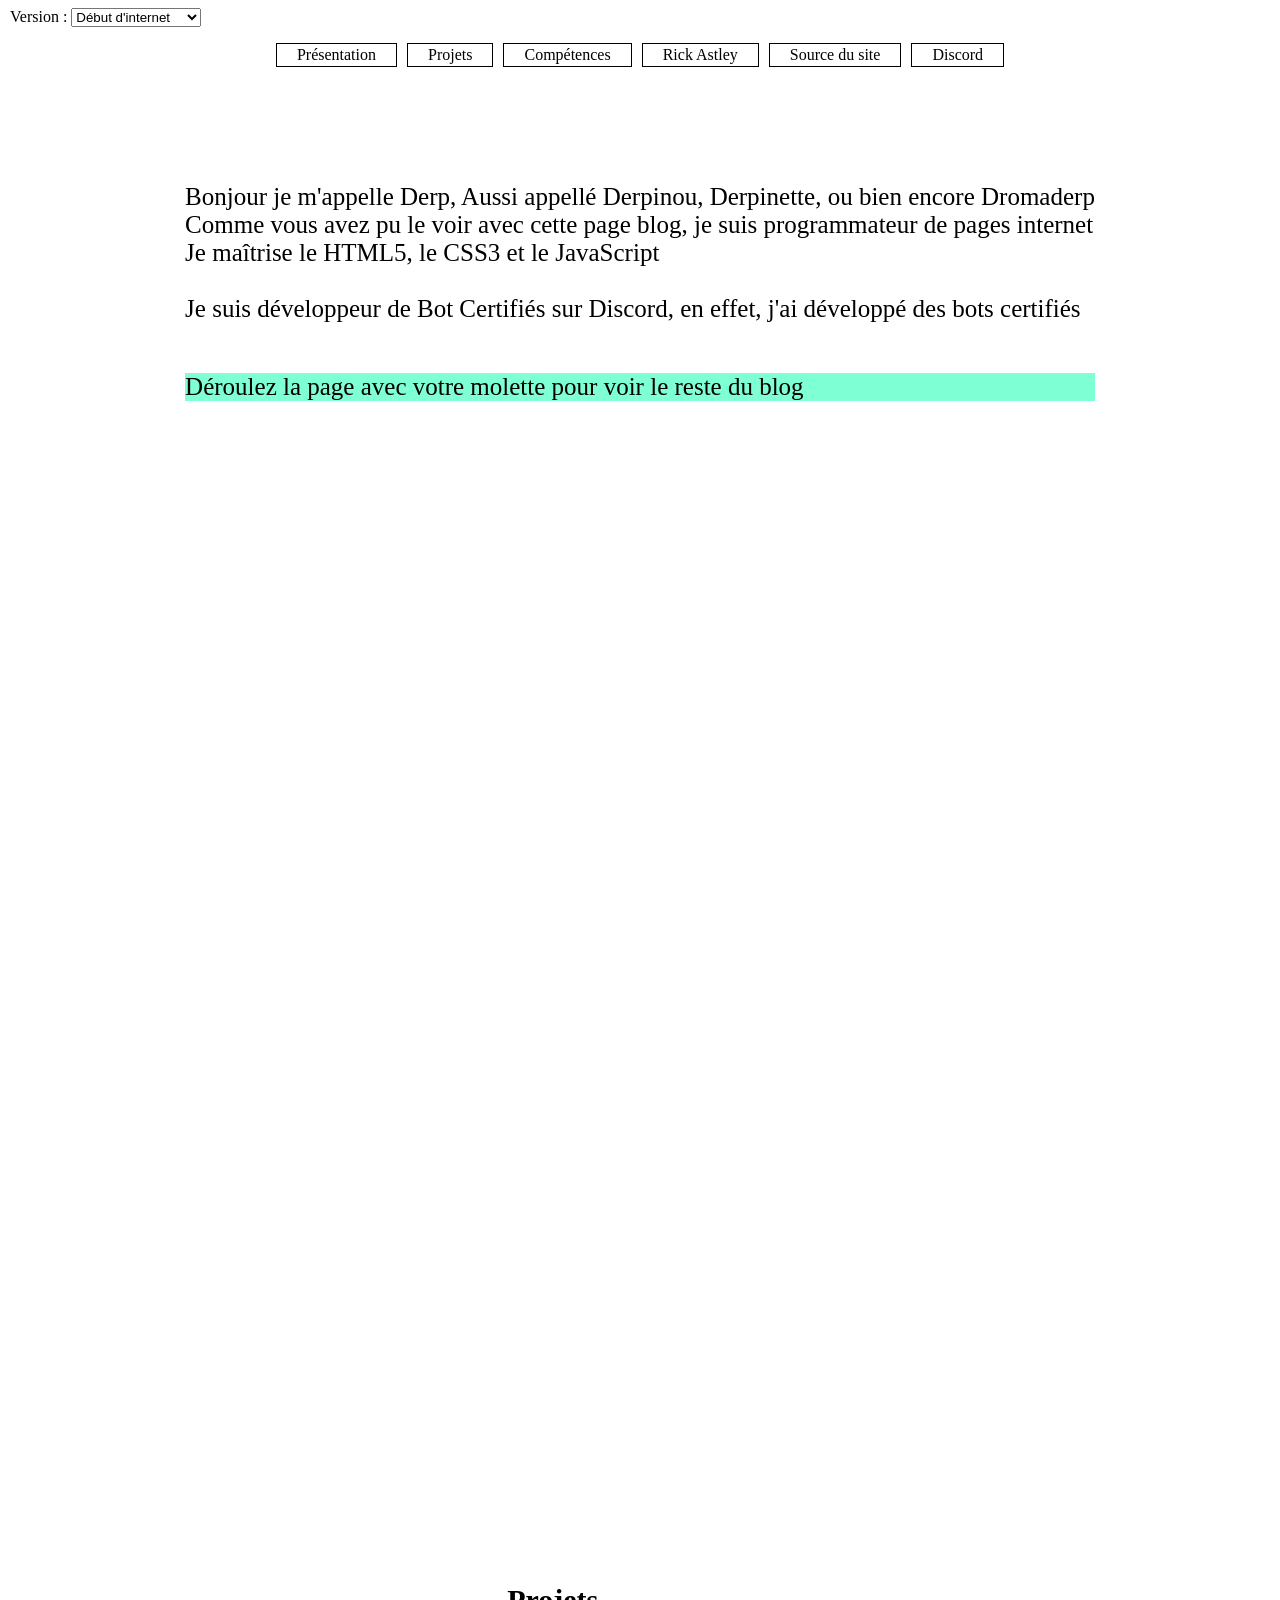
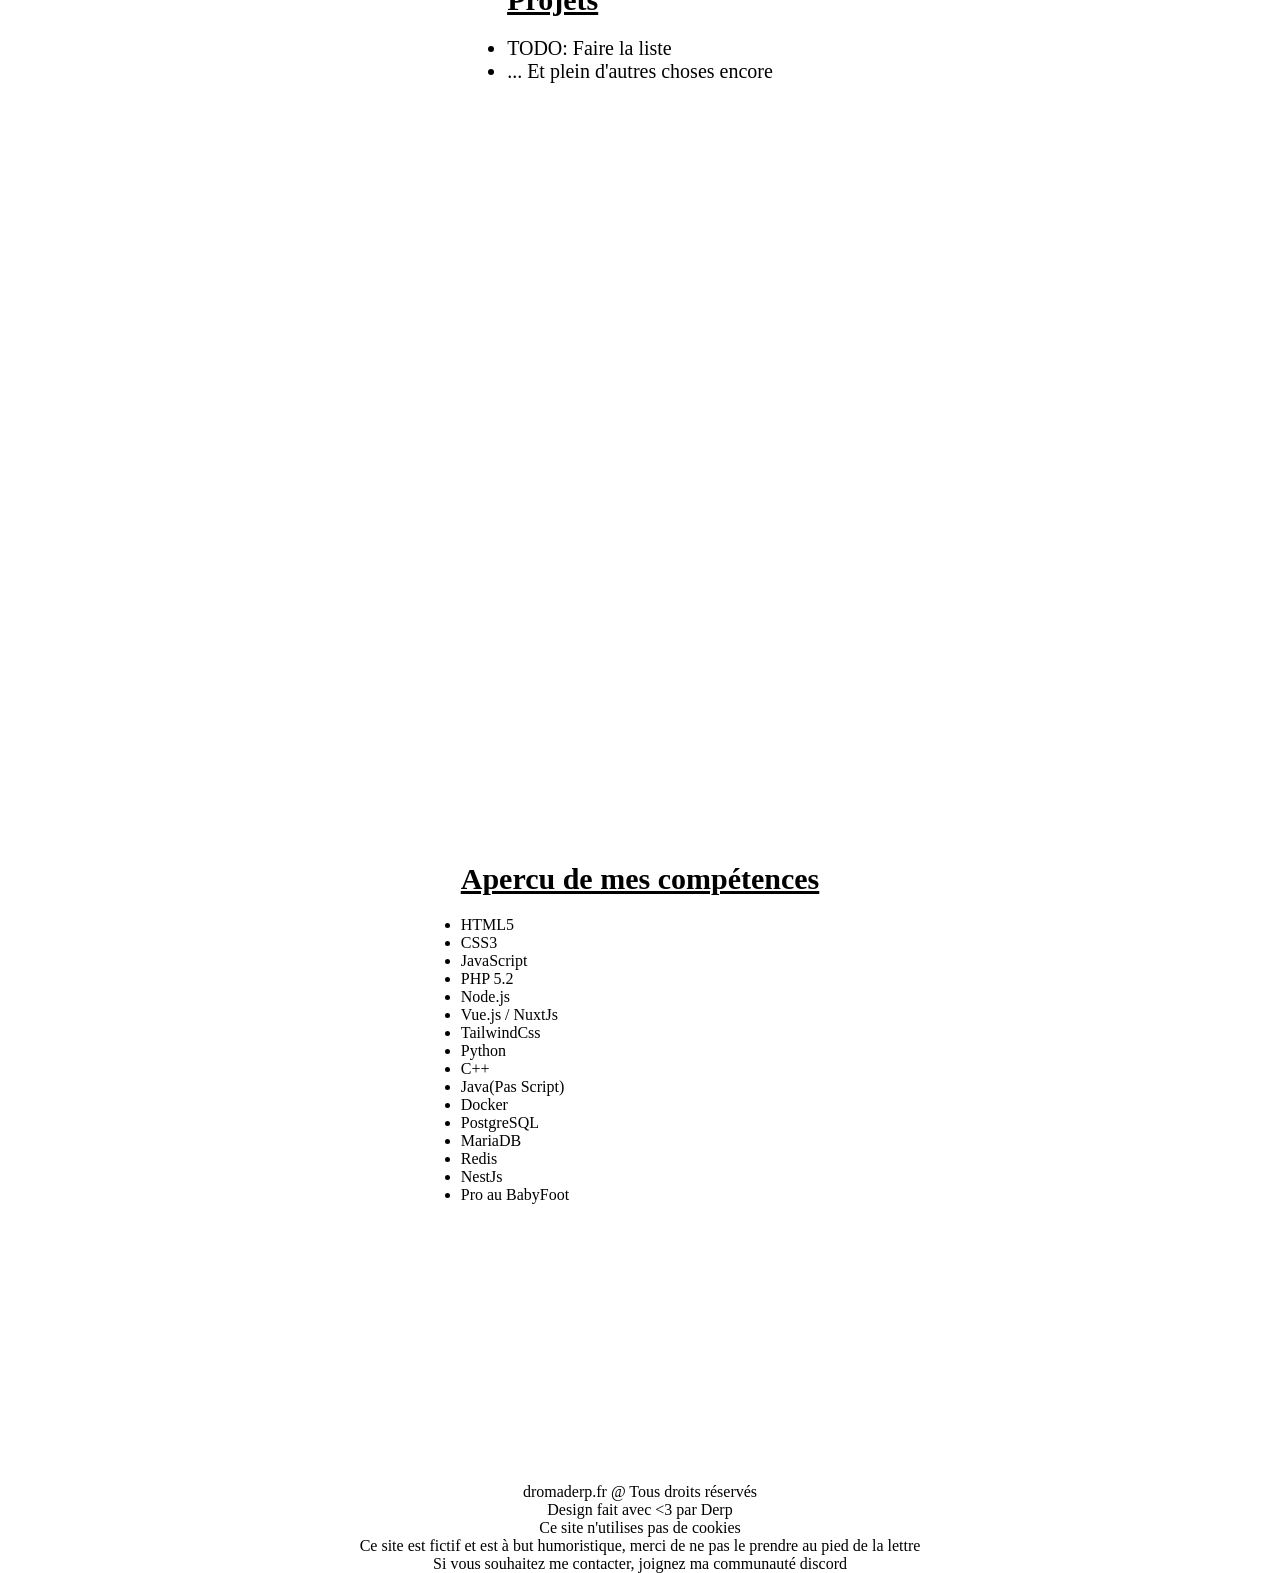
<file: index.html>
<!DOCTYPE html>
<html lang="en">
<head>
    <meta charset="UTF-8">
    <title>Dromaderp</title>
    <link rel="stylesheet" href="index.css">
</head>
<body>

<!-- Sélecteur de version -->
<div id="versions">
    <form action="index.html" method="get">
        <label for="version">Version&nbsp;:</label>
        <select id="version" onchange="var page = this.value; this.form.reset(); window.location.href = page;">
            <option value="index.html" selected>Début d'internet</option>
            <option value="2005-wordpress.html">2005 - WordPress</option>
            <option value="2005-macosx.html">2005 - Mac OS X</option>
            <option value="2010-neon.html">2010 - Néon</option>
            <option value="2017-bootstrap.html">2017 - Bootstrap</option>
            <option value="2019-apple.html">2019 - Apple</option>
            <option value="2026-ia.html">2026 - IA</option>
        </select>
    </form>
</div>

<ul class="navbar">
    <li class="item"><a href="#moi">Présentation</a></li>
    <li class="item"><a href="#projets">Projets</a></li>
    <li class="item"><a href="#skills">Compétences</a></li>
    <li class="item"><a href="https://www.youtube.com/watch?v=dQw4w9WgXcQ">Rick Astley</a></li>
    <li class="item"><a href="https://github.com/derpinou/dromaderp.fr">Source du site</a></li>
    <li class="item"><a href="https://discord.com/invite/ahjFrbk2Nr">Discord</a></li>
</ul>

<div class="content_container">
    <div class="me" id="moi">
        Bonjour je m'appelle Derp, Aussi appellé Derpinou, Derpinette, ou bien encore Dromaderp
        <br/>
        Comme vous avez pu le voir avec cette page blog, je suis programmateur de pages internet
        <br/>
        Je maîtrise le HTML5, le CSS3 et le JavaScript
        <br/>
        <br/>
        Je suis développeur de Bot Certifiés sur Discord, en effet, j'ai développé des bots certifiés
        <div class="scroll">Déroulez la page avec votre molette pour voir le reste du blog</div>
    </div>

    <div class="projets" id="projets">
        <div class="title">
            Projets
        </div>

        <ul class="liste">
            <li>TODO: Faire la liste</li>
            <li>... Et plein d'autres choses encore</li>
        </ul>
    </div>

    <div class="skills" id="skills">
        <div class="title">
            Apercu de mes compétences
        </div>

        <ul class="liste">
            <li>HTML5</li>
            <li>CSS3</li>
            <li>JavaScript</li>
            <li>PHP 5.2</li>
            <li>Node.js</li>
            <li>Vue.js / NuxtJs</li>
            <li>TailwindCss</li>
            <li>Python</li>
            <li>C++</li>
            <li>Java(Pas Script)</li>
            <li>Docker</li>
            <li>PostgreSQL</li>
            <li>MariaDB</li>
            <li>Redis</li>
            <li>NestJs</li>
            <li>Pro au BabyFoot</li>
        </ul>
    </div>
</div>

<div class="footer">
    <p>dromaderp.fr @ Tous droits réservés</p>
    <p>Design fait avec <3 par Derp</p>
    <p>Ce site n'utilises pas de cookies</p>
    <p>Ce site est fictif et est à but humoristique, merci de ne pas le prendre au pied de la lettre</p>
    <p>Si vous souhaitez me contacter, joignez ma communauté discord</p>
</div>



</body>
</html>
</file>
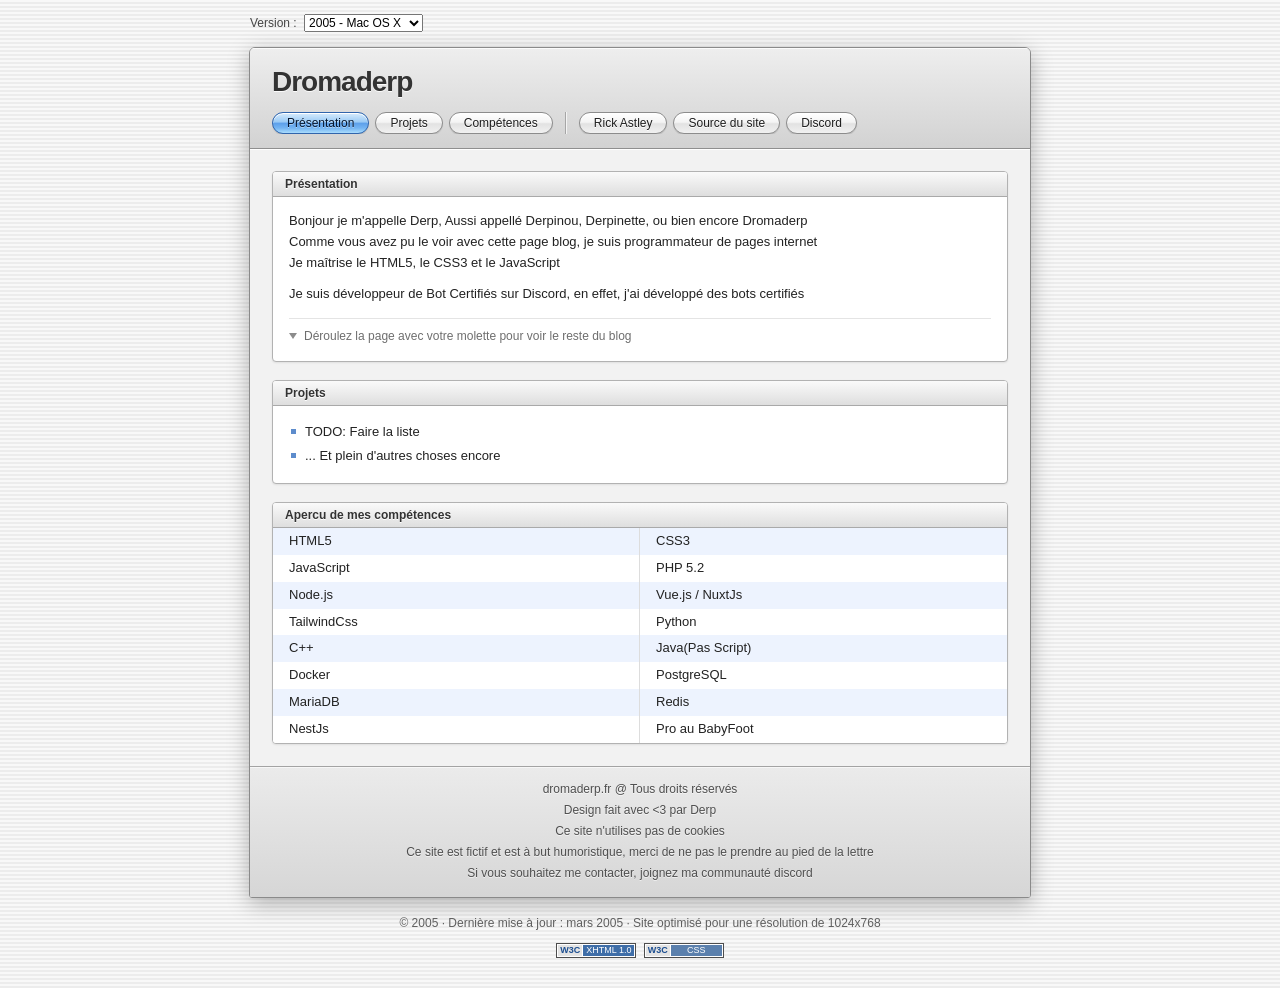
<file: 2005-macosx.html>
<!DOCTYPE html PUBLIC "-//W3C//DTD XHTML 1.0 Transitional//EN" "http://www.w3.org/TR/xhtml1/DTD/xhtml1-transitional.dtd">
<html xmlns="http://www.w3.org/1999/xhtml" xml:lang="fr" lang="fr">
<head>
    <meta http-equiv="Content-Type" content="text/html; charset=utf-8" />
    <meta name="author" content="Derp" />
    <title>Dromaderp</title>
    <link rel="stylesheet" type="text/css" href="2005-macosx.css" media="screen" />
</head>
<body>

<!-- Sélecteur de version -->
<div id="versions">
    <form action="index.html" method="get">
        <label for="version">Version&#160;:</label>
        <select id="version" onchange="var page = this.value; this.form.reset(); window.location.href = page;">
            <option value="index.html">Début d'internet</option>
            <option value="2005-wordpress.html">2005 - WordPress</option>
            <option value="2005-macosx.html" selected="selected">2005 - Mac OS X</option>
            <option value="2010-neon.html">2010 - Néon</option>
            <option value="2017-bootstrap.html">2017 - Bootstrap</option>
            <option value="2019-apple.html">2019 - Apple</option>
            <option value="2026-ia.html">2026 - IA</option>
        </select>
    </form>
</div>

<!-- Fenêtre principale -->
<div id="fenetre">

    <!-- En-tête : nom du site et navigation -->
    <div id="entete">
        <h1 id="logo">Dromaderp</h1>

        <ul class="navbar">
            <li class="item actif"><a href="#moi">Présentation</a></li>
            <li class="item"><a href="#projets">Projets</a></li>
            <li class="item"><a href="#skills">Compétences</a></li>
            <li class="item externe"><a href="https://www.youtube.com/watch?v=dQw4w9WgXcQ">Rick Astley</a></li>
            <li class="item"><a href="https://github.com/derpinou/dromaderp.fr">Source du site</a></li>
            <li class="item"><a href="https://discord.com/invite/ahjFrbk2Nr">Discord</a></li>
        </ul>
    </div>

    <!-- Contenu -->
    <div class="content_container">

        <!-- Présentation -->
        <div class="bloc me" id="moi">
            <h2 class="title">Présentation</h2>
            <div class="corps">
                <p>
                    Bonjour je m'appelle Derp, Aussi appellé Derpinou, Derpinette, ou bien encore Dromaderp<br />
                    Comme vous avez pu le voir avec cette page blog, je suis programmateur de pages internet<br />
                    Je maîtrise le HTML5, le CSS3 et le JavaScript
                </p>
                <p>
                    Je suis développeur de Bot Certifiés sur Discord, en effet, j'ai développé des bots certifiés
                </p>
                <div class="scroll">Déroulez la page avec votre molette pour voir le reste du blog</div>
            </div>
        </div>

        <!-- Projets -->
        <div class="bloc projets" id="projets">
            <h2 class="title">Projets</h2>
            <div class="corps">
                <ul class="liste">
                    <li>TODO: Faire la liste</li>
                    <li>... Et plein d'autres choses encore</li>
                </ul>
            </div>
        </div>

        <!-- Compétences -->
        <div class="bloc skills" id="skills">
            <h2 class="title">Apercu de mes compétences</h2>
            <div class="corps">
                <ul class="liste">
                    <li>HTML5</li>
                    <li>CSS3</li>
                    <li>JavaScript</li>
                    <li>PHP 5.2</li>
                    <li>Node.js</li>
                    <li>Vue.js / NuxtJs</li>
                    <li>TailwindCss</li>
                    <li>Python</li>
                    <li>C++</li>
                    <li>Java(Pas Script)</li>
                    <li>Docker</li>
                    <li>PostgreSQL</li>
                    <li>MariaDB</li>
                    <li>Redis</li>
                    <li>NestJs</li>
                    <li>Pro au BabyFoot</li>
                </ul>
            </div>
        </div>

    </div>

    <!-- Pied de page -->
    <div class="footer">
        <p>dromaderp.fr @ Tous droits réservés</p>
        <p>Design fait avec &lt;3 par Derp</p>
        <p>Ce site n'utilises pas de cookies</p>
        <p>Ce site est fictif et est à but humoristique, merci de ne pas le prendre au pied de la lettre</p>
        <p>Si vous souhaitez me contacter, joignez ma communauté discord</p>
    </div>

</div>

<!-- Informations techniques -->
<div id="infos">
    <p>&#169; 2005 &#183; Dernière mise à jour&#160;: mars 2005 &#183; Site optimisé pour une résolution de&#160;1024x768</p>
    <p class="badges">
        <span class="badge"><span class="w3c">W3C</span><span class="norme">XHTML 1.0</span></span>
        <span class="badge badge-css"><span class="w3c">W3C</span><span class="norme">CSS</span></span>
    </p>
</div>

</body>
</html>
</file>
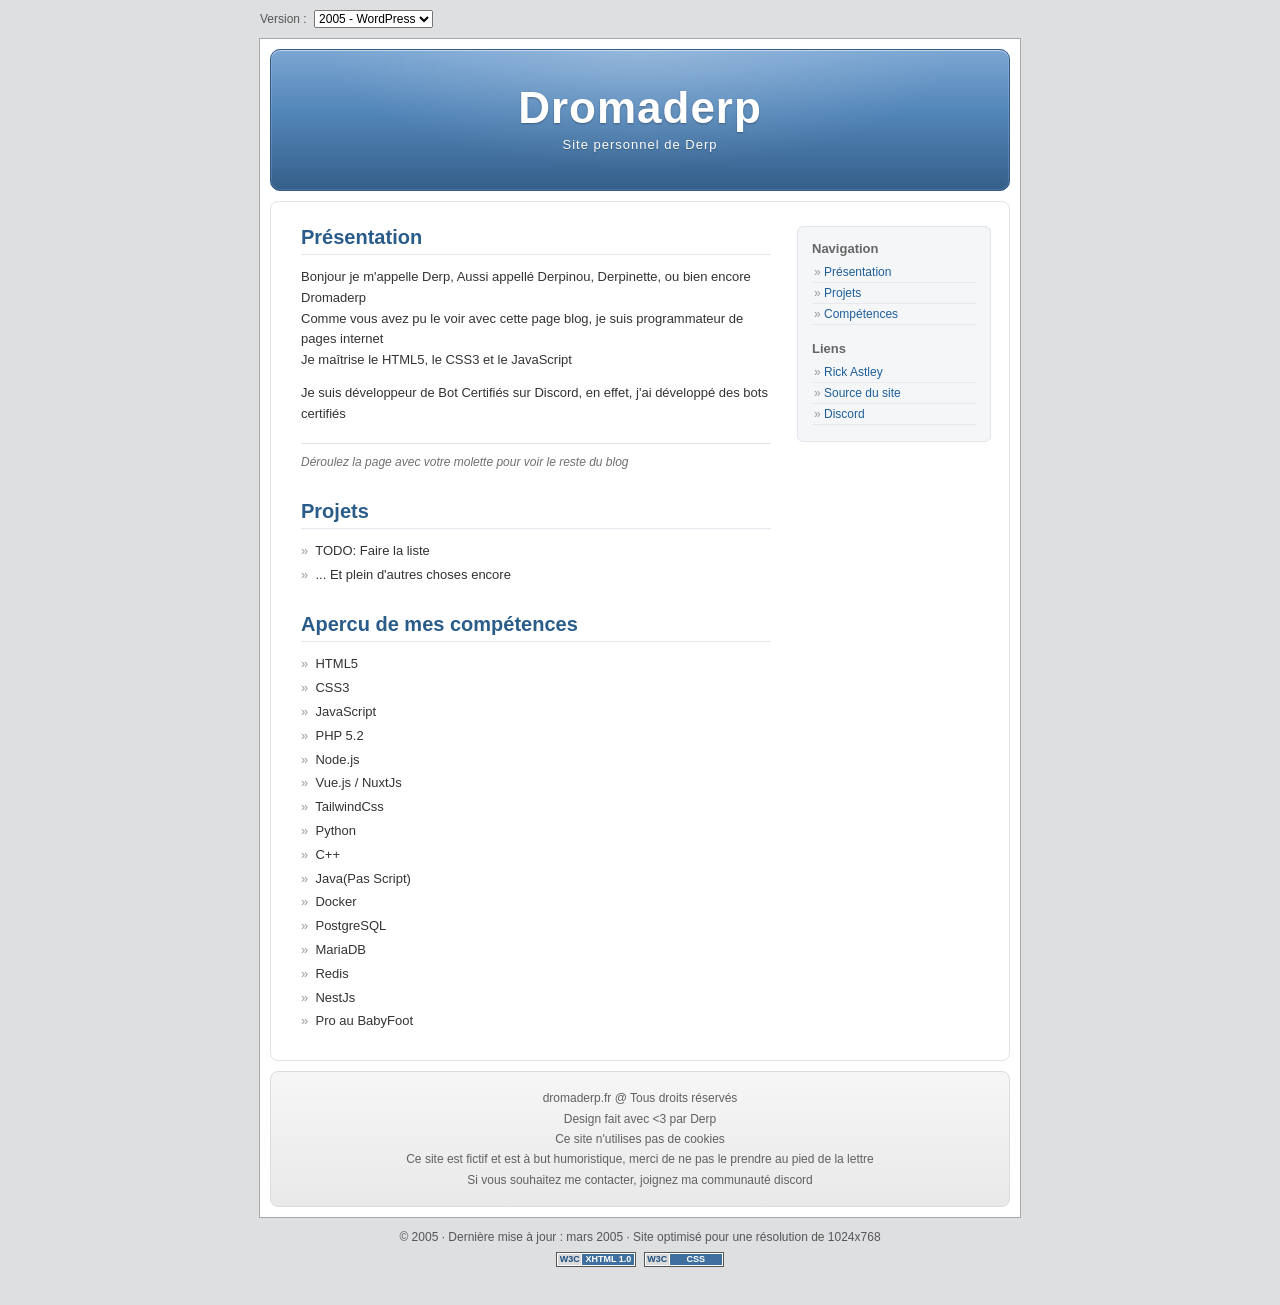
<file: 2005-wordpress.html>
<!DOCTYPE html PUBLIC "-//W3C//DTD XHTML 1.0 Transitional//EN" "http://www.w3.org/TR/xhtml1/DTD/xhtml1-transitional.dtd">
<html xmlns="http://www.w3.org/1999/xhtml" xml:lang="fr" lang="fr">
<head>
    <meta http-equiv="Content-Type" content="text/html; charset=utf-8" />
    <meta name="author" content="Derp" />
    <title>Dromaderp</title>
    <link rel="stylesheet" type="text/css" href="2005-wordpress.css" media="screen" />
</head>
<body>

<!-- Sélecteur de version -->
<div id="versions">
    <form action="index.html" method="get">
        <label for="version">Version&#160;:</label>
        <select id="version" onchange="var page = this.value; this.form.reset(); window.location.href = page;">
            <option value="index.html">Début d'internet</option>
            <option value="2005-wordpress.html" selected="selected">2005 - WordPress</option>
            <option value="2005-macosx.html">2005 - Mac OS X</option>
            <option value="2010-neon.html">2010 - Néon</option>
            <option value="2017-bootstrap.html">2017 - Bootstrap</option>
            <option value="2019-apple.html">2019 - Apple</option>
            <option value="2026-ia.html">2026 - IA</option>
        </select>
    </form>
</div>

<div id="page">

    <!-- En-tête -->
    <div id="header">
        <h1><a href="#page">Dromaderp</a></h1>
        <p class="description">Site personnel de Derp</p>
    </div>

    <div id="main">

        <!-- Barre latérale -->
        <div id="sidebar">
            <h2>Navigation</h2>
            <ul class="navbar">
                <li class="item"><a href="#moi">Présentation</a></li>
                <li class="item"><a href="#projets">Projets</a></li>
                <li class="item"><a href="#skills">Compétences</a></li>
            </ul>

            <h2>Liens</h2>
            <ul class="navbar">
                <li class="item"><a href="https://www.youtube.com/watch?v=dQw4w9WgXcQ">Rick Astley</a></li>
                <li class="item"><a href="https://github.com/derpinou/dromaderp.fr">Source du site</a></li>
                <li class="item"><a href="https://discord.com/invite/ahjFrbk2Nr">Discord</a></li>
            </ul>
        </div>

        <!-- Colonne principale -->
        <div id="content" class="content_container">

            <div class="section me" id="moi">
                <h2 class="title">Présentation</h2>
                <p>
                    Bonjour je m'appelle Derp, Aussi appellé Derpinou, Derpinette, ou bien encore Dromaderp
                    <br />
                    Comme vous avez pu le voir avec cette page blog, je suis programmateur de pages internet
                    <br />
                    Je maîtrise le HTML5, le CSS3 et le JavaScript
                </p>
                <p>
                    Je suis développeur de Bot Certifiés sur Discord, en effet, j'ai développé des bots certifiés
                </p>
                <p class="scroll">Déroulez la page avec votre molette pour voir le reste du blog</p>
            </div>

            <div class="section projets" id="projets">
                <h2 class="title">Projets</h2>
                <ul class="liste">
                    <li>TODO: Faire la liste</li>
                    <li>... Et plein d'autres choses encore</li>
                </ul>
            </div>

            <div class="section skills" id="skills">
                <h2 class="title">Apercu de mes compétences</h2>
                <ul class="liste">
                    <li>HTML5</li>
                    <li>CSS3</li>
                    <li>JavaScript</li>
                    <li>PHP 5.2</li>
                    <li>Node.js</li>
                    <li>Vue.js / NuxtJs</li>
                    <li>TailwindCss</li>
                    <li>Python</li>
                    <li>C++</li>
                    <li>Java(Pas Script)</li>
                    <li>Docker</li>
                    <li>PostgreSQL</li>
                    <li>MariaDB</li>
                    <li>Redis</li>
                    <li>NestJs</li>
                    <li>Pro au BabyFoot</li>
                </ul>
            </div>

        </div>

        <div class="clear"></div>
    </div>

    <!-- Pied de page -->
    <div id="footer" class="footer">
        <p>dromaderp.fr @ Tous droits réservés</p>
        <p>Design fait avec &lt;3 par Derp</p>
        <p>Ce site n'utilises pas de cookies</p>
        <p>Ce site est fictif et est à but humoristique, merci de ne pas le prendre au pied de la lettre</p>
        <p>Si vous souhaitez me contacter, joignez ma communauté discord</p>
    </div>

</div>

<!-- Informations techniques -->
<div id="colophon">
    <p>&#169; 2005 &#183; Dernière mise à jour&#160;: mars 2005 &#183; Site optimisé pour une résolution de&#160;1024x768</p>
    <p class="badges">
        <span class="badge"><span class="w3c">W3C</span><span class="spec">XHTML 1.0</span></span>
        <span class="badge"><span class="w3c">W3C</span><span class="spec">CSS</span></span>
    </p>
</div>

</body>
</html>
</file>
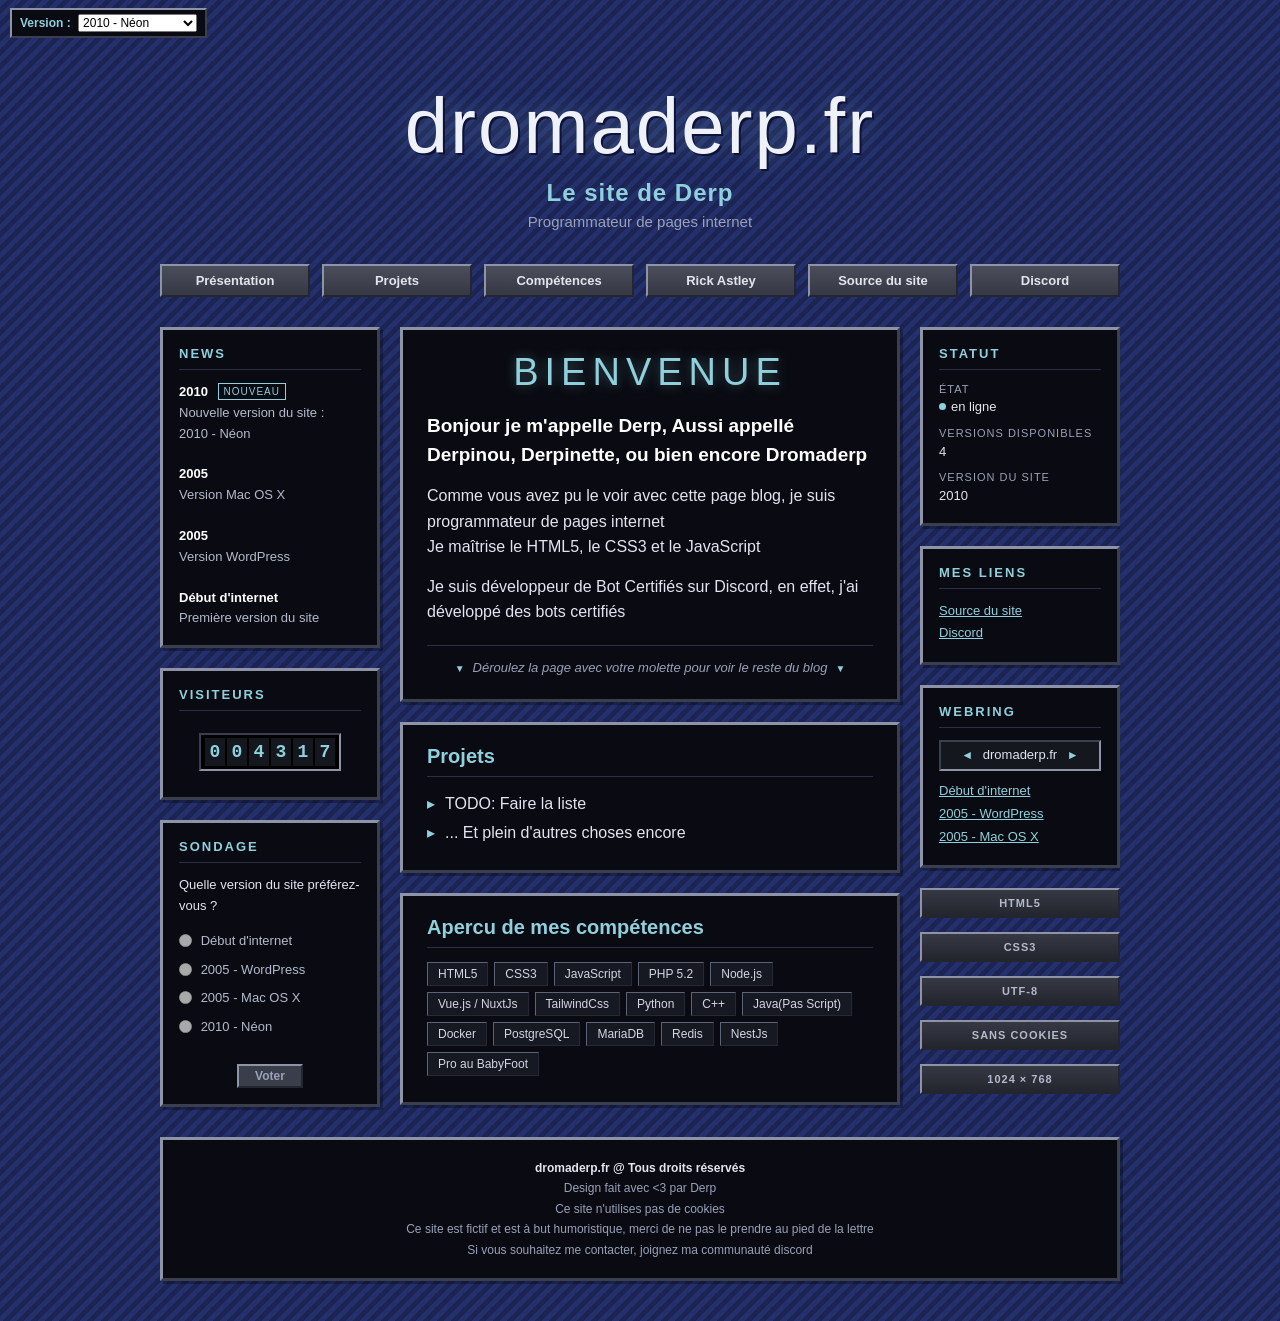
<file: 2010-neon.html>
<!DOCTYPE html>
<html lang="fr">
<head>
    <meta charset="utf-8">
    <meta name="author" content="Derp">
    <meta name="description" content="Site personnel de Derp">
    <title>Dromaderp</title>
    <link rel="stylesheet" href="2010-neon.css">
</head>
<body>

<!-- Sélecteur de version -->
<div id="versions">
    <form action="index.html" method="get">
        <label for="version">Version&nbsp;:</label>
        <select id="version" onchange="var page = this.value; this.form.reset(); window.location.href = page;">
            <option value="index.html">Début d'internet</option>
            <option value="2005-wordpress.html">2005 - WordPress</option>
            <option value="2005-macosx.html">2005 - Mac OS X</option>
            <option value="2010-neon.html" selected>2010 - Néon</option>
            <option value="2017-bootstrap.html">2017 - Bootstrap</option>
            <option value="2019-apple.html">2019 - Apple</option>
            <option value="2026-ia.html">2026 - IA</option>
        </select>
    </form>
</div>

<div id="page">

    <!-- En-tête -->
    <header id="entete">
        <h1>dromaderp.fr</h1>
        <p class="sous-titre">Le site de Derp</p>
        <p class="slogan">Programmateur de pages internet</p>
    </header>

    <!-- Menu principal -->
    <nav id="menu">
        <ul class="navbar">
            <li class="item"><a href="#moi">Présentation</a></li>
            <li class="item"><a href="#projets">Projets</a></li>
            <li class="item"><a href="#skills">Compétences</a></li>
            <li class="item"><a href="https://www.youtube.com/watch?v=dQw4w9WgXcQ">Rick Astley</a></li>
            <li class="item"><a href="https://github.com/derpinou/dromaderp.fr">Source du site</a></li>
            <li class="item"><a href="https://discord.com/invite/ahjFrbk2Nr">Discord</a></li>
        </ul>
    </nav>

    <div id="colonnes">

        <!-- Colonne de gauche -->
        <aside id="gauche">

            <section class="boite" id="news">
                <h2>News</h2>
                <dl>
                    <dt>2010 <span class="nouveau">Nouveau</span></dt>
                    <dd>Nouvelle version du site&nbsp;: 2010&nbsp;-&nbsp;Néon</dd>
                    <dt>2005</dt>
                    <dd>Version Mac OS X</dd>
                    <dt>2005</dt>
                    <dd>Version WordPress</dd>
                    <dt>Début d'internet</dt>
                    <dd>Première version du site</dd>
                </dl>
            </section>

            <section class="boite" id="compteur">
                <h2>Visiteurs</h2>
                <div class="chiffres-cadre">
                    <p class="chiffres"><span>0</span><span>0</span><span>4</span><span>3</span><span>1</span><span>7</span></p>
                </div>
            </section>

            <section class="boite" id="sondage">
                <h2>Sondage</h2>
                <form action="#" method="post">
                    <p class="question">Quelle version du site préférez-vous&nbsp;?</p>
                    <ul>
                        <li><input type="radio" name="choix" id="choix1" disabled> <label for="choix1">Début d'internet</label></li>
                        <li><input type="radio" name="choix" id="choix2" disabled> <label for="choix2">2005 - WordPress</label></li>
                        <li><input type="radio" name="choix" id="choix3" disabled> <label for="choix3">2005 - Mac OS X</label></li>
                        <li><input type="radio" name="choix" id="choix4" disabled> <label for="choix4">2010 - Néon</label></li>
                    </ul>
                    <p class="envoi"><button type="submit" disabled>Voter</button></p>
                </form>
            </section>

        </aside>

        <!-- Colonne centrale -->
        <div id="centre">

            <section class="boite me" id="moi">
                <h2 class="bienvenue">Bienvenue</h2>
                <p class="intro">Bonjour je m'appelle Derp, Aussi appellé Derpinou, Derpinette, ou bien encore Dromaderp</p>
                <p>
                    Comme vous avez pu le voir avec cette page blog, je suis programmateur de pages internet
                    <br>
                    Je maîtrise le HTML5, le CSS3 et le JavaScript
                </p>
                <p>Je suis développeur de Bot Certifiés sur Discord, en effet, j'ai développé des bots certifiés</p>
                <p class="scroll">Déroulez la page avec votre molette pour voir le reste du blog</p>
            </section>

            <section class="boite projets" id="projets">
                <h2 class="title">Projets</h2>
                <ul class="liste">
                    <li>TODO: Faire la liste</li>
                    <li>... Et plein d'autres choses encore</li>
                </ul>
            </section>

            <section class="boite skills" id="skills">
                <h2 class="title">Apercu de mes compétences</h2>
                <ul class="liste">
                    <li>HTML5</li>
                    <li>CSS3</li>
                    <li>JavaScript</li>
                    <li>PHP 5.2</li>
                    <li>Node.js</li>
                    <li>Vue.js / NuxtJs</li>
                    <li>TailwindCss</li>
                    <li>Python</li>
                    <li>C++</li>
                    <li>Java(Pas Script)</li>
                    <li>Docker</li>
                    <li>PostgreSQL</li>
                    <li>MariaDB</li>
                    <li>Redis</li>
                    <li>NestJs</li>
                    <li>Pro au BabyFoot</li>
                </ul>
            </section>

        </div>

        <!-- Colonne de droite -->
        <aside id="droite">

            <section class="boite" id="statut">
                <h2>Statut</h2>
                <ul>
                    <li><span class="cle">État</span> <span class="en-ligne">en ligne</span></li>
                    <li><span class="cle">Versions disponibles</span> 4</li>
                    <li><span class="cle">Version du site</span> 2010</li>
                </ul>
            </section>

            <section class="boite" id="liens">
                <h2>Mes liens</h2>
                <ul>
                    <li><a href="https://github.com/derpinou/dromaderp.fr">Source du site</a></li>
                    <li><a href="https://discord.com/invite/ahjFrbk2Nr">Discord</a></li>
                </ul>
            </section>

            <section class="boite" id="webring">
                <h2>Webring</h2>
                <p class="anneau">
                    <a class="fleche" href="2005-macosx.html" title="Version précédente">&#9668;</a>
                    <span>dromaderp.fr</span>
                    <a class="fleche" href="index.html" title="Version suivante">&#9658;</a>
                </p>
                <ul>
                    <li><a href="index.html">Début d'internet</a></li>
                    <li><a href="2005-wordpress.html">2005 - WordPress</a></li>
                    <li><a href="2005-macosx.html">2005 - Mac OS X</a></li>
                </ul>
            </section>

            <!-- Boutons des technologies utilisées par cette page -->
            <ul class="boutons">
                <li>HTML5</li>
                <li>CSS3</li>
                <li>UTF-8</li>
                <li>Sans cookies</li>
                <li>1024 &times; 768</li>
            </ul>

        </aside>

    </div>

    <!-- Pied de page -->
    <footer class="boite footer" id="pied">
        <p>dromaderp.fr @ Tous droits réservés</p>
        <p>Design fait avec &lt;3 par Derp</p>
        <p>Ce site n'utilises pas de cookies</p>
        <p>Ce site est fictif et est à but humoristique, merci de ne pas le prendre au pied de la lettre</p>
        <p>Si vous souhaitez me contacter, joignez ma communauté discord</p>
    </footer>

</div>

</body>
</html>
</file>
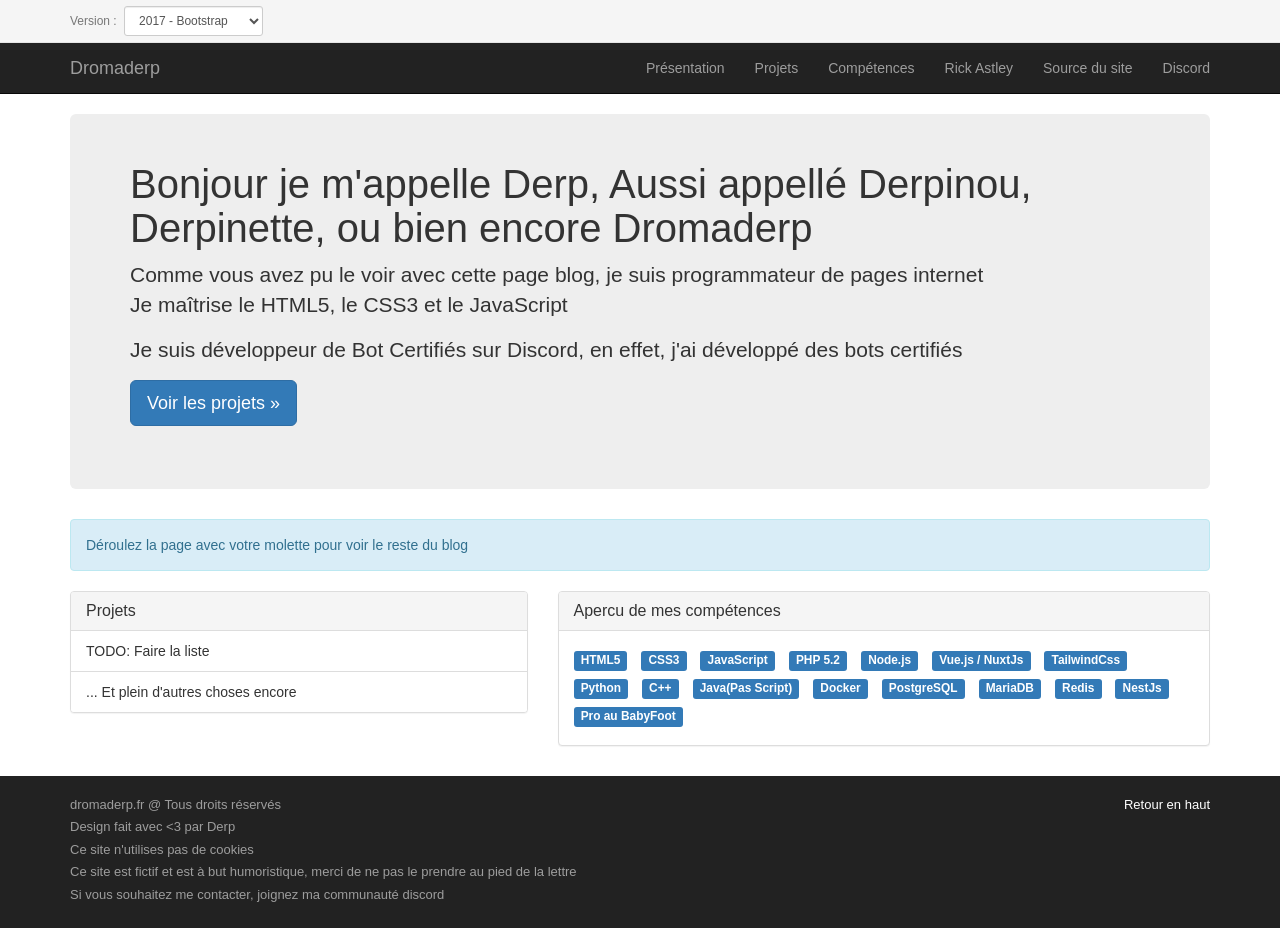
<file: 2017-bootstrap.html>
<!DOCTYPE html>
<html lang="fr">
<head>
    <meta charset="utf-8">
    <meta http-equiv="X-UA-Compatible" content="IE=edge">
    <meta name="viewport" content="width=device-width, initial-scale=1">
    <meta name="description" content="Site personnel de Derp">
    <meta name="author" content="Derp">
    <title>Dromaderp</title>
    <link rel="stylesheet" href="2017-bootstrap.css">
</head>
<body>

<!-- Sélecteur de version -->
<div id="versions">
    <form action="index.html" method="get">
        <label for="version">Version&nbsp;:</label>
        <select id="version" onchange="var page = this.value; this.form.reset(); window.location.href = page;">
            <option value="index.html">Début d'internet</option>
            <option value="2005-wordpress.html">2005 - WordPress</option>
            <option value="2005-macosx.html">2005 - Mac OS X</option>
            <option value="2010-neon.html">2010 - Néon</option>
            <option value="2017-bootstrap.html" selected>2017 - Bootstrap</option>
            <option value="2019-apple.html">2019 - Apple</option>
            <option value="2026-ia.html">2026 - IA</option>
        </select>
    </form>
</div>

<!-- Barre de navigation -->
<nav class="navbar navbar-inverse navbar-static-top">
    <div class="container">
        <!-- menu repliable sur mobile (sans JavaScript) -->
        <input type="checkbox" id="menu" class="navbar-case">
        <div class="navbar-header">
            <label class="navbar-toggle" for="menu" title="Menu">
                <span class="icon-bar"></span>
                <span class="icon-bar"></span>
                <span class="icon-bar"></span>
            </label>
            <a class="navbar-brand" href="#moi">Dromaderp</a>
        </div>
        <ul class="nav navbar-nav navbar-right">
            <li><a href="#moi">Présentation</a></li>
            <li><a href="#projets">Projets</a></li>
            <li><a href="#skills">Compétences</a></li>
            <li><a href="https://www.youtube.com/watch?v=dQw4w9WgXcQ">Rick Astley</a></li>
            <li><a href="https://github.com/derpinou/dromaderp.fr">Source du site</a></li>
            <li><a href="https://discord.com/invite/ahjFrbk2Nr">Discord</a></li>
        </ul>
    </div>
</nav>

<div class="container">

    <!-- Présentation -->
    <div class="jumbotron" id="moi">
        <h1>Bonjour je m'appelle Derp, Aussi appellé Derpinou, Derpinette, ou bien encore Dromaderp</h1>
        <p>
            Comme vous avez pu le voir avec cette page blog, je suis programmateur de pages internet
            <br>
            Je maîtrise le HTML5, le CSS3 et le JavaScript
        </p>
        <p>Je suis développeur de Bot Certifiés sur Discord, en effet, j'ai développé des bots certifiés</p>
        <p><a class="btn btn-primary btn-lg" href="#projets" role="button">Voir les projets &raquo;</a></p>
    </div>

    <div class="alert alert-info" role="alert">
        Déroulez la page avec votre molette pour voir le reste du blog
    </div>

    <div class="row">

        <!-- Projets -->
        <div class="col-md-5">
            <div class="panel panel-default" id="projets">
                <div class="panel-heading">
                    <h2 class="panel-title">Projets</h2>
                </div>
                <ul class="list-group">
                    <li class="list-group-item">TODO: Faire la liste</li>
                    <li class="list-group-item">... Et plein d'autres choses encore</li>
                </ul>
            </div>
        </div>

        <!-- Compétences -->
        <div class="col-md-7">
            <div class="panel panel-default" id="skills">
                <div class="panel-heading">
                    <h2 class="panel-title">Apercu de mes compétences</h2>
                </div>
                <div class="panel-body">
                    <ul class="list-inline">
                        <li><span class="label label-primary">HTML5</span></li>
                        <li><span class="label label-primary">CSS3</span></li>
                        <li><span class="label label-primary">JavaScript</span></li>
                        <li><span class="label label-primary">PHP 5.2</span></li>
                        <li><span class="label label-primary">Node.js</span></li>
                        <li><span class="label label-primary">Vue.js / NuxtJs</span></li>
                        <li><span class="label label-primary">TailwindCss</span></li>
                        <li><span class="label label-primary">Python</span></li>
                        <li><span class="label label-primary">C++</span></li>
                        <li><span class="label label-primary">Java(Pas Script)</span></li>
                        <li><span class="label label-primary">Docker</span></li>
                        <li><span class="label label-primary">PostgreSQL</span></li>
                        <li><span class="label label-primary">MariaDB</span></li>
                        <li><span class="label label-primary">Redis</span></li>
                        <li><span class="label label-primary">NestJs</span></li>
                        <li><span class="label label-primary">Pro au BabyFoot</span></li>
                    </ul>
                </div>
            </div>
        </div>

    </div>

</div>

<!-- Pied de page -->
<footer class="footer">
    <div class="container">
        <p class="pull-right"><a href="#">Retour en haut</a></p>
        <p>dromaderp.fr @ Tous droits réservés</p>
        <p>Design fait avec &lt;3 par Derp</p>
        <p>Ce site n'utilises pas de cookies</p>
        <p>Ce site est fictif et est à but humoristique, merci de ne pas le prendre au pied de la lettre</p>
        <p>Si vous souhaitez me contacter, joignez ma communauté discord</p>
    </div>
</footer>

</body>
</html>
</file>
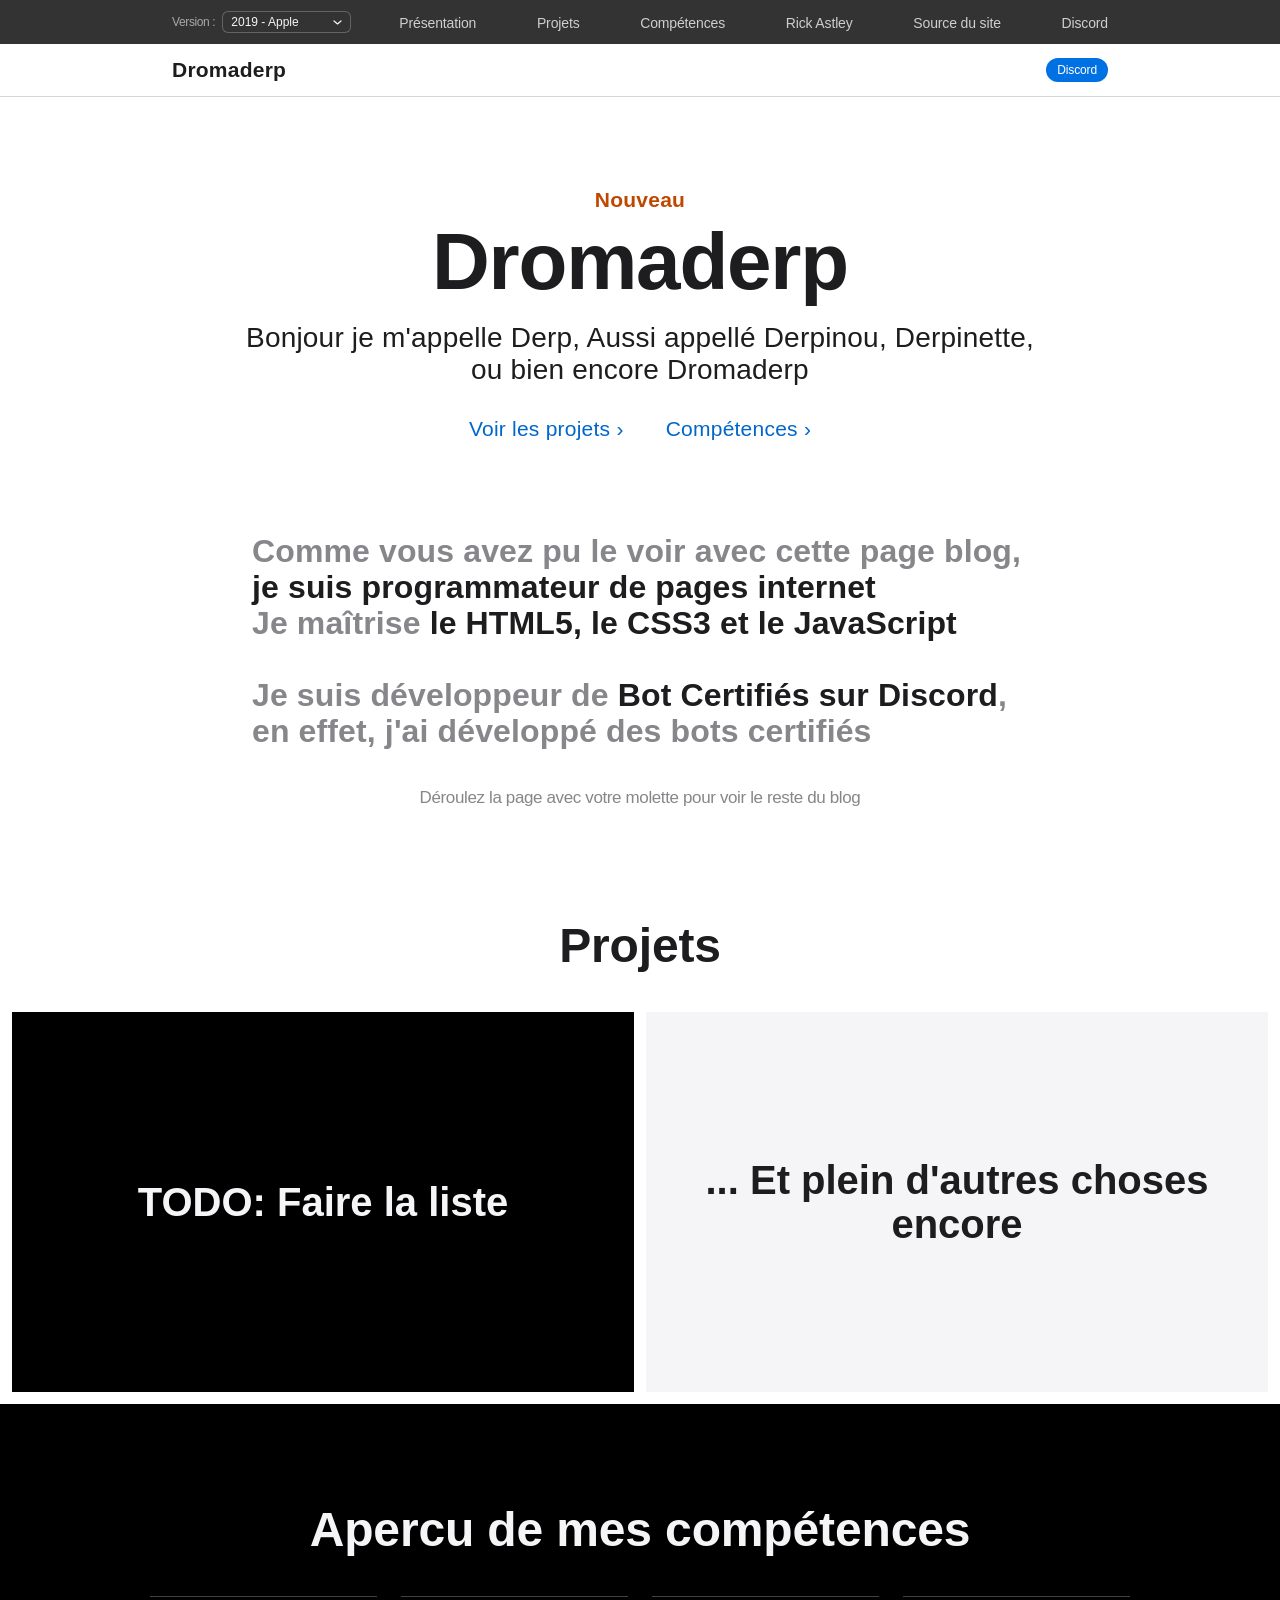
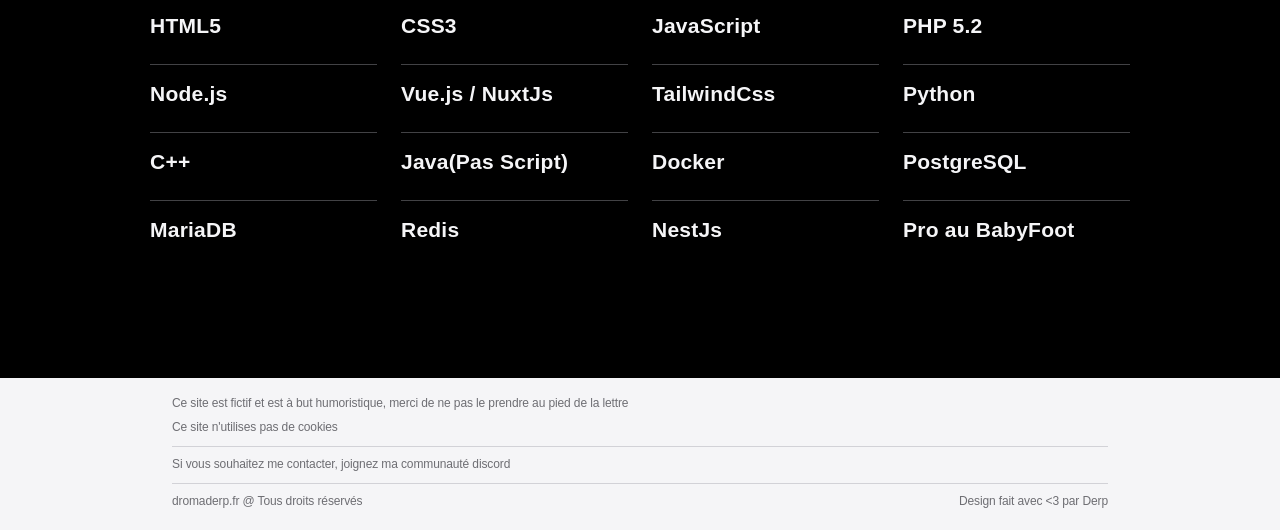
<file: 2019-apple.html>
<!DOCTYPE html>
<html lang="fr">
<head>
    <meta charset="utf-8">
    <meta name="viewport" content="width=device-width, initial-scale=1, viewport-fit=cover">
    <meta name="description" content="Site personnel de Derp">
    <meta name="author" content="Derp">
    <title>Dromaderp</title>
    <link rel="stylesheet" href="2019-apple.css">
</head>
<body>

<!-- Navigation générale -->
<nav class="nav-globale">
    <div class="nav-globale__contenu">

        <!-- Sélecteur de version -->
        <div id="versions">
            <form action="index.html" method="get">
                <label for="version">Version&nbsp;:</label>
                <select id="version" onchange="var page = this.value; this.form.reset(); window.location.href = page;">
                    <option value="index.html">Début d'internet</option>
                    <option value="2005-wordpress.html">2005 - WordPress</option>
                    <option value="2005-macosx.html">2005 - Mac OS X</option>
                    <option value="2010-neon.html">2010 - Néon</option>
                    <option value="2017-bootstrap.html">2017 - Bootstrap</option>
                    <option value="2019-apple.html" selected>2019 - Apple</option>
                    <option value="2026-ia.html">2026 - IA</option>
                </select>
            </form>
        </div>

        <ul class="nav-globale__liens">
            <li><a href="#moi">Présentation</a></li>
            <li><a href="#projets">Projets</a></li>
            <li><a href="#skills">Compétences</a></li>
            <li><a href="https://www.youtube.com/watch?v=dQw4w9WgXcQ">Rick Astley</a></li>
            <li><a href="https://github.com/derpinou/dromaderp.fr">Source du site</a></li>
            <li><a href="https://discord.com/invite/ahjFrbk2Nr">Discord</a></li>
        </ul>
    </div>
</nav>

<!-- Navigation de la page -->
<div class="nav-locale">
    <div class="nav-locale__contenu">
        <a class="nav-locale__titre" href="#moi">Dromaderp</a>
        <a class="nav-locale__bouton" href="https://discord.com/invite/ahjFrbk2Nr">Discord</a>
    </div>
</div>

<main>

    <!-- Présentation -->
    <section class="hero" id="moi">
        <p class="hero__nouveau">Nouveau</p>
        <h1 class="hero__titre">Dromaderp</h1>
        <p class="hero__accroche">Bonjour je m'appelle Derp, Aussi appellé Derpinou, Derpinette, ou bien encore Dromaderp</p>
        <p class="hero__liens">
            <a class="lien-chevron" href="#projets">Voir les projets</a>
            <a class="lien-chevron" href="#skills">Compétences</a>
        </p>
    </section>

    <section class="texte">
        <p class="texte__paragraphe">
            Comme vous avez pu le voir avec cette page blog, <strong>je suis programmateur de pages internet</strong>
            <br>
            Je maîtrise <strong>le HTML5, le CSS3 et le JavaScript</strong>
        </p>
        <p class="texte__paragraphe">Je suis développeur de <strong>Bot Certifiés sur Discord</strong>, en effet, j'ai développé des bots certifiés</p>
        <p class="texte__defiler">Déroulez la page avec votre molette pour voir le reste du blog</p>
    </section>

    <!-- Projets -->
    <section class="projets" id="projets">
        <h2 class="titre-section">Projets</h2>
        <ul class="tuiles">
            <li class="tuile tuile--noire">
                <p class="tuile__titre">TODO: Faire la liste</p>
            </li>
            <li class="tuile tuile--grise">
                <p class="tuile__titre">... Et plein d'autres choses encore</p>
            </li>
        </ul>
    </section>

    <!-- Compétences -->
    <section class="competences" id="skills">
        <h2 class="titre-section">Apercu de mes compétences</h2>
        <ul class="specs">
            <li>HTML5</li>
            <li>CSS3</li>
            <li>JavaScript</li>
            <li>PHP 5.2</li>
            <li>Node.js</li>
            <li>Vue.js / NuxtJs</li>
            <li>TailwindCss</li>
            <li>Python</li>
            <li>C++</li>
            <li>Java(Pas Script)</li>
            <li>Docker</li>
            <li>PostgreSQL</li>
            <li>MariaDB</li>
            <li>Redis</li>
            <li>NestJs</li>
            <li>Pro au BabyFoot</li>
        </ul>
    </section>

</main>

<!-- Pied de page -->
<footer class="pied">
    <div class="pied__contenu">
        <div class="pied__notes">
            <p>Ce site est fictif et est à but humoristique, merci de ne pas le prendre au pied de la lettre</p>
            <p>Ce site n'utilises pas de cookies</p>
        </div>
        <p class="pied__contact">Si vous souhaitez me contacter, joignez ma communauté discord</p>
        <div class="pied__legal">
            <p class="pied__droits">dromaderp.fr @ Tous droits réservés</p>
            <p class="pied__credit">Design fait avec &lt;3 par Derp</p>
        </div>
    </div>
</footer>

</body>
</html>
</file>
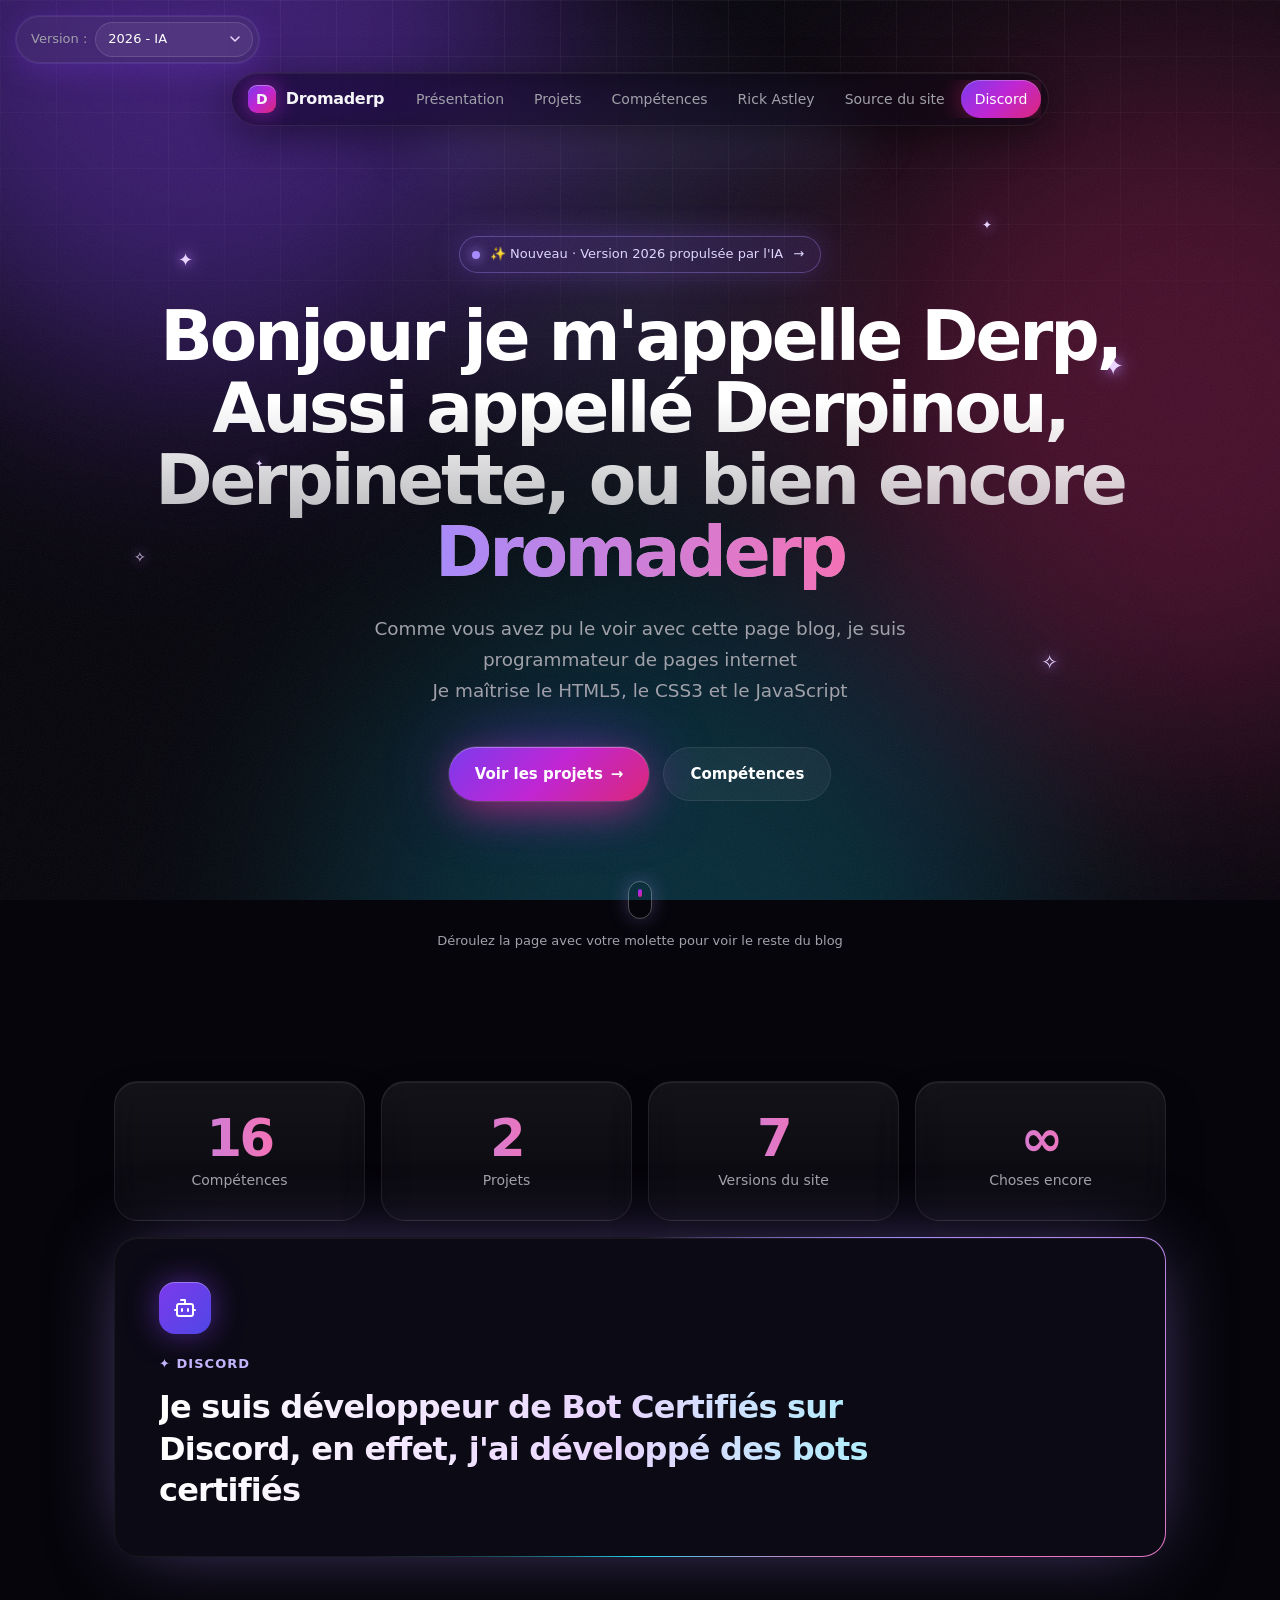
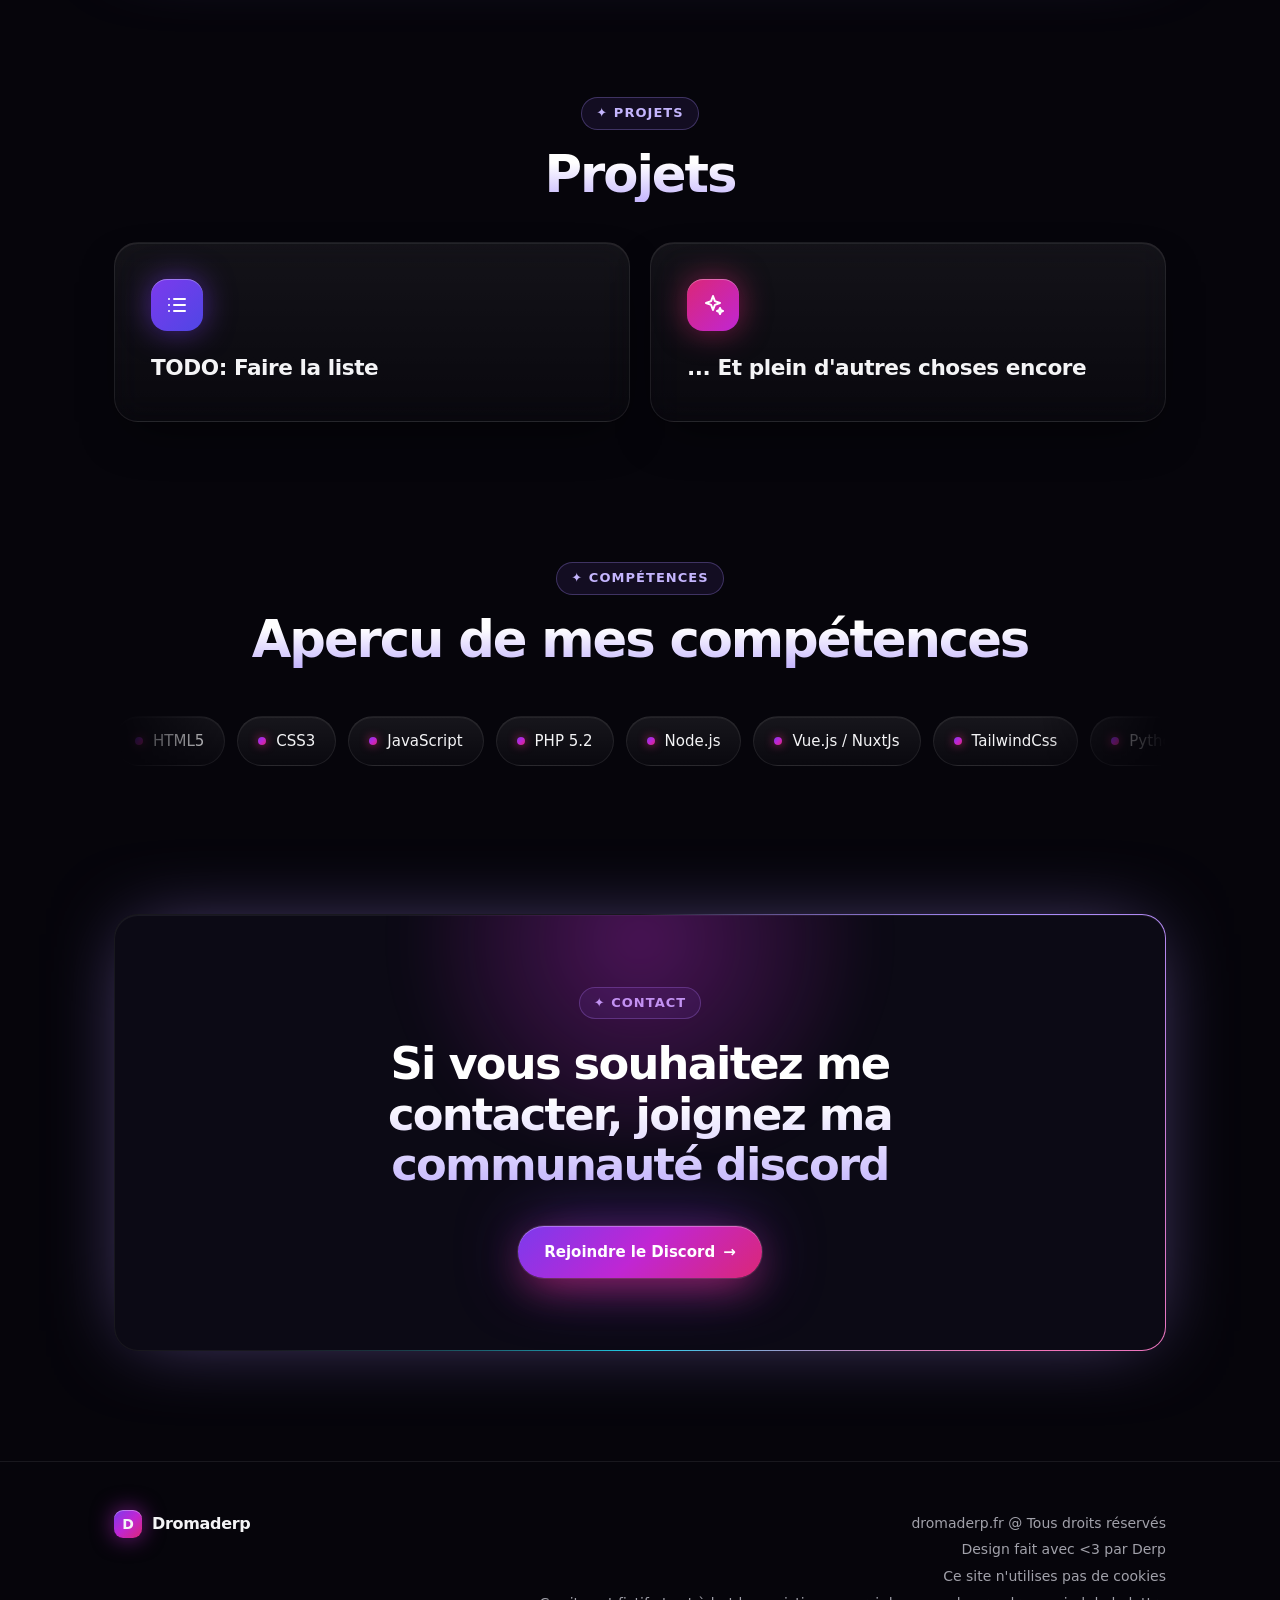
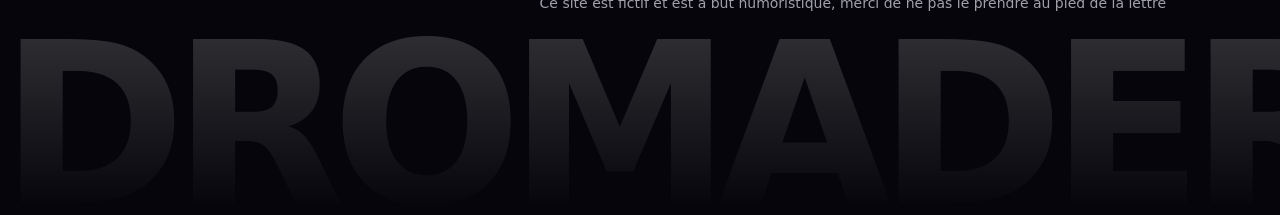
<file: 2026-ia.html>
<!DOCTYPE html>
<html lang="fr">
<head>
    <meta charset="utf-8">
    <meta name="viewport" content="width=device-width, initial-scale=1, viewport-fit=cover">
    <meta name="description" content="Site personnel de Derp">
    <meta name="theme-color" content="#06050b">
    <title>Dromaderp ✨</title>
    <script>document.documentElement.classList.add('js');</script>
    <link rel="stylesheet" href="2026-ia.css">
</head>
<body>

<!-- Décor : aurores, grille, grain et halo -->
<div class="decor" aria-hidden="true">
    <div class="aurore aurore--1"></div>
    <div class="aurore aurore--2"></div>
    <div class="aurore aurore--3"></div>
    <div class="grille"></div>
    <div class="grain"></div>
    <div class="halo-curseur"></div>
</div>

<!-- Sélecteur de version -->
<div id="versions">
    <form action="index.html" method="get">
        <label for="version">Version&nbsp;:</label>
        <select id="version" onchange="var page = this.value; this.form.reset(); window.location.href = page;">
            <option value="index.html">Début d'internet</option>
            <option value="2005-wordpress.html">2005 - WordPress</option>
            <option value="2005-macosx.html">2005 - Mac OS X</option>
            <option value="2010-neon.html">2010 - Néon</option>
            <option value="2017-bootstrap.html">2017 - Bootstrap</option>
            <option value="2019-apple.html">2019 - Apple</option>
            <option value="2026-ia.html" selected>2026 - IA</option>
        </select>
    </form>
</div>

<!-- Navigation flottante -->
<header class="nav">
    <nav class="nav__pilule">
        <a class="logo" href="#moi"><span class="logo__icone">D</span>Dromaderp</a>
        <button class="nav__burger" type="button" aria-label="Ouvrir le menu" aria-expanded="false" aria-controls="menu-liens">
            <span></span>
            <span></span>
        </button>
        <ul class="nav__liens" id="menu-liens">
            <li><a href="#moi">Présentation</a></li>
            <li><a href="#projets">Projets</a></li>
            <li><a href="#skills">Compétences</a></li>
            <li><a href="https://www.youtube.com/watch?v=dQw4w9WgXcQ">Rick Astley</a></li>
            <li><a href="https://github.com/derpinou/dromaderp.fr">Source du site</a></li>
            <li><a class="nav__cta" href="https://discord.com/invite/ahjFrbk2Nr">Discord</a></li>
        </ul>
    </nav>
</header>

<main>

    <!-- Présentation -->
    <section class="hero" id="moi">
        <div class="lampe" aria-hidden="true"></div>
        <span class="etincelle" aria-hidden="true">✦</span>
        <span class="etincelle" aria-hidden="true">✦</span>
        <span class="etincelle" aria-hidden="true">✧</span>
        <span class="etincelle" aria-hidden="true">✦</span>
        <span class="etincelle" aria-hidden="true">✧</span>
        <span class="etincelle" aria-hidden="true">✦</span>

        <a class="badge apparition" href="#projets">
            <span class="badge__point"></span>
            ✨ Nouveau · Version 2026 propulsée par l'IA
            <span class="badge__fleche">→</span>
        </a>

        <h1 class="hero__titre apparition">Bonjour je m'appelle Derp, Aussi appellé Derpinou, Derpinette, ou bien encore <span class="texte-degrade">Dromaderp</span></h1>

        <p class="hero__sous-titre apparition">
            Comme vous avez pu le voir avec cette page blog, je suis programmateur de pages internet
            <br>
            Je maîtrise le HTML5, le CSS3 et le JavaScript
        </p>

        <div class="hero__actions apparition">
            <a class="bouton bouton--brillant" href="#projets">Voir les projets <span aria-hidden="true">→</span></a>
            <a class="bouton bouton--verre" href="#skills">Compétences</a>
        </div>

        <a class="defiler apparition" href="#chiffres">
            <span class="defiler__souris"></span>
            Déroulez la page avec votre molette pour voir le reste du blog
        </a>
    </section>

    <!-- Chiffres et carte principale -->
    <section class="section" id="chiffres">
        <ul class="chiffres">
            <li class="carte-verre chiffre revele"><span class="chiffre__nombre">16</span><span class="chiffre__label">Compétences</span></li>
            <li class="carte-verre chiffre revele"><span class="chiffre__nombre">2</span><span class="chiffre__label">Projets</span></li>
            <li class="carte-verre chiffre revele"><span class="chiffre__nombre">7</span><span class="chiffre__label">Versions du site</span></li>
            <li class="carte-verre chiffre revele"><span class="chiffre__nombre">∞</span><span class="chiffre__label">Choses encore</span></li>
        </ul>

        <article class="carte-verre bordure-animee vedette revele">
            <span class="icone-degrade" aria-hidden="true">
                <svg viewBox="0 0 24 24"><path d="M12 8V4H8"></path><rect x="4" y="8" width="16" height="12" rx="2"></rect><path d="M2 14h2M20 14h2M15 13v2M9 13v2"></path></svg>
            </span>
            <p class="surtitre">✦ Discord</p>
            <p class="vedette__texte">Je suis développeur de Bot Certifiés sur Discord, en effet, j'ai développé des bots certifiés</p>
        </article>
    </section>

    <!-- Projets -->
    <section class="section" id="projets">
        <div class="entete-section revele">
            <p class="surtitre surtitre--pilule">✦ Projets</p>
            <h2 class="titre-section">Projets</h2>
        </div>
        <ul class="projets">
            <li class="carte-verre projet revele">
                <span class="icone-degrade" aria-hidden="true">
                    <svg viewBox="0 0 24 24"><path d="M9 6h11M9 12h11M9 18h11M4 6h.01M4 12h.01M4 18h.01"></path></svg>
                </span>
                <p class="projet__titre">TODO: Faire la liste</p>
                <span class="projet__fleche" aria-hidden="true">→</span>
            </li>
            <li class="carte-verre projet revele">
                <span class="icone-degrade icone-degrade--rose" aria-hidden="true">
                    <svg viewBox="0 0 24 24"><path d="M12 3l1.9 5.1L19 10l-5.1 1.9L12 17l-1.9-5.1L5 10l5.1-1.9z"></path><path d="M19 15l.9 2.1L22 18l-2.1.9L19 21l-.9-2.1L16 18l2.1-.9z"></path></svg>
                </span>
                <p class="projet__titre">... Et plein d'autres choses encore</p>
                <span class="projet__fleche" aria-hidden="true">→</span>
            </li>
        </ul>
    </section>

    <!-- Compétences -->
    <section class="section" id="skills">
        <div class="entete-section revele">
            <p class="surtitre surtitre--pilule">✦ Compétences</p>
            <h2 class="titre-section">Apercu de mes compétences</h2>
        </div>
        <div class="defilant revele">
            <ul class="defilant__piste">
                <li class="puce">HTML5</li>
                <li class="puce">CSS3</li>
                <li class="puce">JavaScript</li>
                <li class="puce">PHP 5.2</li>
                <li class="puce">Node.js</li>
                <li class="puce">Vue.js / NuxtJs</li>
                <li class="puce">TailwindCss</li>
                <li class="puce">Python</li>
                <li class="puce">C++</li>
                <li class="puce">Java(Pas Script)</li>
                <li class="puce">Docker</li>
                <li class="puce">PostgreSQL</li>
                <li class="puce">MariaDB</li>
                <li class="puce">Redis</li>
                <li class="puce">NestJs</li>
                <li class="puce">Pro au BabyFoot</li>
            </ul>
            <!-- copie pour la boucle infinie -->
            <ul class="defilant__piste defilant__piste--copie" aria-hidden="true">
                <li class="puce">HTML5</li>
                <li class="puce">CSS3</li>
                <li class="puce">JavaScript</li>
                <li class="puce">PHP 5.2</li>
                <li class="puce">Node.js</li>
                <li class="puce">Vue.js / NuxtJs</li>
                <li class="puce">TailwindCss</li>
                <li class="puce">Python</li>
                <li class="puce">C++</li>
                <li class="puce">Java(Pas Script)</li>
                <li class="puce">Docker</li>
                <li class="puce">PostgreSQL</li>
                <li class="puce">MariaDB</li>
                <li class="puce">Redis</li>
                <li class="puce">NestJs</li>
                <li class="puce">Pro au BabyFoot</li>
            </ul>
        </div>
    </section>

    <!-- Appel à l'action -->
    <section class="section">
        <div class="carte-verre bordure-animee appel revele">
            <div class="appel__halo" aria-hidden="true"></div>
            <p class="surtitre surtitre--pilule">✦ Contact</p>
            <p class="appel__titre">Si vous souhaitez me contacter, joignez ma communauté discord</p>
            <a class="bouton bouton--brillant" href="https://discord.com/invite/ahjFrbk2Nr">Rejoindre le Discord <span aria-hidden="true">→</span></a>
        </div>
    </section>

</main>

<!-- Pied de page -->
<footer class="pied">
    <div class="pied__contenu">
        <a class="logo" href="#moi"><span class="logo__icone">D</span>Dromaderp</a>
        <div class="pied__textes">
            <p>dromaderp.fr @ Tous droits réservés</p>
            <p>Design fait avec &lt;3 par Derp</p>
            <p>Ce site n'utilises pas de cookies</p>
            <p>Ce site est fictif et est à but humoristique, merci de ne pas le prendre au pied de la lettre</p>
        </div>
    </div>
    <p class="pied__geant" aria-hidden="true">DROMADERP</p>
</footer>

<script>
    // halo qui suit la souris + projecteur sur les cartes en verre
    var cartes = document.querySelectorAll('.carte-verre');
    document.addEventListener('pointermove', function (e) {
        document.documentElement.style.setProperty('--souris-x', e.clientX + 'px');
        document.documentElement.style.setProperty('--souris-y', e.clientY + 'px');
        cartes.forEach(function (carte) {
            var r = carte.getBoundingClientRect();
            carte.style.setProperty('--x', (e.clientX - r.left) + 'px');
            carte.style.setProperty('--y', (e.clientY - r.top) + 'px');
        });
    });

    // apparition des blocs au défilement
    var observateur = new IntersectionObserver(function (entrees) {
        entrees.forEach(function (entree) {
            if (entree.isIntersecting) {
                entree.target.classList.add('visible');
                observateur.unobserve(entree.target);
            }
        });
    }, { threshold: 0.15 });
    document.querySelectorAll('.revele').forEach(function (bloc) {
        observateur.observe(bloc);
    });

    // menu burger (mobile et tablette)
    var nav = document.querySelector('.nav');
    var burger = document.querySelector('.nav__burger');
    function basculerMenu(ouvrir) {
        nav.classList.toggle('nav--ouvert', ouvrir);
        burger.setAttribute('aria-expanded', ouvrir ? 'true' : 'false');
        burger.setAttribute('aria-label', ouvrir ? 'Fermer le menu' : 'Ouvrir le menu');
    }
    burger.addEventListener('click', function () {
        basculerMenu(!nav.classList.contains('nav--ouvert'));
    });
    document.querySelectorAll('.nav__liens a').forEach(function (lien) {
        lien.addEventListener('click', function () {
            basculerMenu(false);
        });
    });
    document.addEventListener('keydown', function (e) {
        if (e.key === 'Escape') {
            basculerMenu(false);
        }
    });
</script>

</body>
</html>
</file>
<file: index.css>
* {
    padding: 0;
    margin: 0;
}

/* Sélecteur de version */
#versions {
    padding: 8px 10px 0 10px;
}

.navbar {
    display: flex;
    gap: 10px;
    width: 100vw;
    height: 56px;
    justify-content: center;
    align-items: center;
}

.navbar .item {
    text-decoration: none;
    list-style-type: none;
    padding: 2px 20px;
    border: solid black 1px;
}

.navbar .item a {
    text-decoration: none;
    text-underline: none;
    color: black;
}

.navbar .item a:visited {
    color: black;
}

.content_container {
    display: flex;
    flex-direction: column;
    align-items: center;
    width: 100vw;
}

.content_container .me {
    margin-top: 100px;
    font-size: 25px;
    height: 100vh;
}

.content_container .me .scroll {
    margin-top: 50px;
    background-color: aquamarine;
}

.content_container .projets {
    gap: 20px;

    display: flex;
    justify-content: center;
    flex-direction: column;
    margin-top: 100px;
    height: 100vh;
}

.content_container .projets .title {
    text-decoration: underline;
    font-size: 30px;
    font-weight: bold;
}

.content_container .projets .liste {
    font-size: 20px;
}

.content_container .skills {
    gap: 20px;
    display: flex;
    justify-content: center;
    flex-direction: column;
    margin-top: 100px;
    height: 100vh;
}

.content_container .skills .title {
    text-decoration: underline;
    font-size: 30px;
    font-weight: bold;
}

.footer {
    width: 100vw;
    display: flex;
    flex-direction: column;
    align-items: center;
}
</file>
<file: 2005-macosx.css>
/* ============================================================
   Dromaderp - version 2005 - Mac OS X (2005-macosx.html)
   Mise en page : largeur fixe (780 px), centrée
   ============================================================ */


/* ---------- Remise à zéro ---------- */

* {
    margin: 0;
    padding: 0;
}


/* ---------- Page ---------- */

body {
    background-color: #f0f0f0;
    background-image: repeating-linear-gradient(to bottom, #f8f8f8 0px, #f8f8f8 2px, #ececec 2px, #ececec 4px);
    color: #222222;
    font-family: "Lucida Grande", "Lucida Sans Unicode", Verdana, Tahoma, Arial, sans-serif;
    font-size: 13px;
    line-height: 1.6;
    padding: 14px 0 28px 0;
}

a {
    color: #1a52b0;
    text-decoration: none;
}

a:hover {
    text-decoration: underline;
}


/* ---------- Sélecteur de version ---------- */

#versions {
    width: 780px;
    margin: 0 auto 14px auto;
    color: #444444;
    font-size: 12px;
}

#versions select {
    margin-left: 4px;
    font-family: "Lucida Grande", "Lucida Sans Unicode", Verdana, Arial, sans-serif;
    font-size: 12px;
}


/* ---------- Fenêtre principale ---------- */

#fenetre {
    width: 780px;
    margin: 0 auto;
    background-color: #f2f2f2;
    border: 1px solid #8a8a8a;
    border-radius: 6px 6px 3px 3px;
    box-shadow: 0 6px 22px rgba(0, 0, 0, 0.28);
    overflow: hidden;
}


/* ---------- En-tête ---------- */

#entete {
    background-color: #dcdcdc;
    background-image: linear-gradient(to bottom, #eeeeee 0%, #d2d2d2 100%);
    border-bottom: 1px solid #8f8f8f;
    box-shadow: inset 0 1px 0 #fbfbfb;
    padding: 18px 22px 14px 22px;
}

#logo {
    color: #333333;
    font-size: 28px;
    font-weight: bold;
    letter-spacing: -1px;
    line-height: 32px;
    text-shadow: 0 1px 0 rgba(255, 255, 255, 0.85);
}


/* ---------- Navigation (boutons Aqua) ---------- */

.navbar {
    list-style: none;
    margin-top: 14px;
    overflow: hidden;
}

.navbar .item {
    float: left;
    margin-right: 6px;
}

.navbar .externe {
    border-left: 1px solid #a6a6a6;
    box-shadow: inset 1px 0 0 #f4f4f4;
    margin-left: 6px;
    padding-left: 13px;
}

.navbar .item a {
    display: block;
    height: 20px;
    padding: 0 14px;
    background-color: #eeeeee;
    background-image: linear-gradient(to bottom, #ffffff 0%, #f4f4f4 46%, #e2e2e2 54%, #f1f1f1 100%);
    border: 1px solid #8c8c8c;
    border-radius: 11px;
    box-shadow: 0 1px 1px rgba(0, 0, 0, 0.12), inset 0 1px 0 #ffffff;
    color: #1e1e1e;
    font-size: 12px;
    line-height: 20px;
    text-shadow: 0 1px 0 #ffffff;
}

.navbar .item a:hover,
.navbar .actif a {
    background-color: #6aaef2;
    background-image: linear-gradient(to bottom, #d8ecfd 0%, #98c9f5 46%, #5c9fea 50%, #74b4f2 75%, #a9dcfd 100%);
    border-color: #3165ac;
    color: #06162e;
    text-decoration: none;
    text-shadow: 0 1px 0 rgba(255, 255, 255, 0.45);
}

.navbar .item a:active {
    background-image: linear-gradient(to bottom, #9ccaf4 0%, #5d9fe4 48%, #3f88dc 52%, #79b8f0 100%);
}


/* ---------- Contenu ---------- */

.content_container {
    box-shadow: inset 0 1px 0 #ffffff;
    padding: 22px 22px 4px 22px;
}

.bloc {
    background-color: #ffffff;
    border: 1px solid #b2b2b2;
    border-radius: 4px;
    box-shadow: 0 1px 2px rgba(0, 0, 0, 0.08);
    margin-bottom: 18px;
    overflow: hidden;
}

.bloc .title {
    background-color: #e6e6e6;
    background-image: linear-gradient(to bottom, #fafafa 0%, #dedede 100%);
    border-bottom: 1px solid #a9a9a9;
    color: #333333;
    font-size: 12px;
    font-weight: bold;
    line-height: 18px;
    padding: 3px 12px;
    text-shadow: 0 1px 0 #ffffff;
}

.bloc .corps {
    padding: 14px 16px;
}

.bloc p {
    margin-bottom: 10px;
}


/* ---------- Présentation ---------- */

.me .corps p {
    font-size: 13px;
}

.me .scroll {
    border-top: 1px solid #e4e4e4;
    color: #6e6e6e;
    font-size: 12px;
    margin-top: 14px;
    padding-top: 8px;
}

/* petit triangle d'ouverture, dessiné en CSS */
.me .scroll:before {
    content: "";
    display: inline-block;
    border-left: 4px solid transparent;
    border-right: 4px solid transparent;
    border-top: 6px solid #8c8c8c;
    margin-right: 7px;
    vertical-align: 1px;
}


/* ---------- Projets ---------- */

.projets .liste {
    list-style: none;
}

.projets .liste li {
    padding: 2px 0 2px 16px;
    position: relative;
}

.projets .liste li:before {
    content: "";
    position: absolute;
    left: 2px;
    top: 9px;
    width: 5px;
    height: 5px;
    background-color: #5d8ccc;
}


/* ---------- Compétences (liste sur deux colonnes) ---------- */

.skills .corps {
    padding: 0;
}

.skills .liste {
    list-style: none;
    overflow: hidden;
}

.skills .liste li {
    float: left;
    width: 50%;
    box-sizing: border-box;
    padding: 3px 16px;
    background-color: #ffffff;
}

/* une ligne sur deux en bleu clair, comme les listes du Finder */
.skills .liste li:nth-child(4n+1),
.skills .liste li:nth-child(4n+2) {
    background-color: #edf3fe;
}

.skills .liste li:nth-child(odd) {
    border-right: 1px solid #dddddd;
}


/* ---------- Pied de page ---------- */

.footer {
    background-color: #e2e2e2;
    background-image: linear-gradient(to bottom, #ebebeb 0%, #d6d6d6 100%);
    border-top: 1px solid #a3a3a3;
    box-shadow: inset 0 1px 0 #f7f7f7;
    color: #4f4f4f;
    font-size: 12px;
    line-height: 1.75;
    padding: 12px 22px 13px 22px;
    text-align: center;
    text-shadow: 0 1px 0 rgba(255, 255, 255, 0.6);
}


/* ---------- Informations techniques (sous la fenêtre) ---------- */

#infos {
    color: #5f5f5f;
    font-size: 12px;
    margin: 16px auto 0 auto;
    text-align: center;
    width: 780px;
}

#infos .badges {
    margin-top: 8px;
}

/* boutons 80x15 dessinés en CSS */
.badge {
    display: inline-block;
    width: 76px;
    height: 11px;
    padding: 1px;
    background-color: #ffffff;
    border: 1px solid #4d4d4d;
    font-family: Tahoma, Verdana, Arial, sans-serif;
    font-size: 9px;
    line-height: 11px;
    margin: 0 2px;
    overflow: hidden;
    vertical-align: middle;
}

.badge span {
    float: left;
    height: 11px;
    text-align: center;
}

.badge .w3c {
    width: 24px;
    margin-right: 1px;
    background-color: #e3e3e3;
    color: #1d4f91;
    font-weight: bold;
}

.badge .norme {
    width: 51px;
    background-color: #3f6ea8;
    color: #ffffff;
}

.badge-css .norme {
    background-color: #5b80ad;
}
</file>
<file: 2005-wordpress.css>
/* ============================================================
   Dromaderp - version 2005 - WordPress (2005-wordpress.html)
   Mise en page fixe de 760 pixels, centrée dans la fenêtre.
   ============================================================ */


/* --- Remise à zéro --- */

* {
    margin: 0;
    padding: 0;
}


/* --- Page --- */

body {
    background-color: #dedfe1;
    color: #333333;
    font-family: "Lucida Grande", Verdana, Arial, sans-serif;
    font-size: 13px;
    text-align: center; /* centrage pour IE 5 */
    padding: 10px 0 30px 0;
}

#page {
    width: 760px;
    margin: 0 auto;
    background-color: #ffffff;
    border: 1px solid #a6a7a9;
    text-align: left;
}

a {
    color: #1f5f99;
    text-decoration: none;
}

a:visited {
    color: #1f5f99;
}

a:hover {
    color: #0b3c6b;
    text-decoration: underline;
}

.clear {
    clear: both;
    height: 0;
    overflow: hidden;
}


/* --- Sélecteur de version --- */

#versions {
    width: 760px;
    margin: 0 auto 10px auto;
    color: #555555;
    font-size: 12px;
    text-align: left;
}

#versions select {
    margin-left: 4px;
    font-family: "Lucida Grande", Verdana, Arial, sans-serif;
    font-size: 12px;
}


/* --- En-tête --- */

#header {
    height: 140px;
    margin: 10px 10px 0 10px;
    border: 1px solid #2f5b87;
    border-radius: 10px;
    background-color: #4a7bad;
    /* reflet clair en haut, puis dégradé bleu vertical */
    background-image:
        radial-gradient(ellipse at 50% 0%, rgba(255, 255, 255, 0.2) 0%, rgba(255, 255, 255, 0) 60%),
        linear-gradient(to bottom, #7ba6d3 0%, #5285b8 45%, #355f8a 100%);
    box-shadow:
        inset 0 1px 0 rgba(255, 255, 255, 0.45),
        inset 0 0 0 1px rgba(255, 255, 255, 0.12);
    text-align: center;
}

#header h1 {
    padding-top: 33px;
    font-family: "Trebuchet MS", "Lucida Grande", Verdana, Arial, sans-serif;
    font-size: 44px;
    font-weight: bold;
    letter-spacing: 1px;
    text-shadow: 0 1px 2px rgba(0, 0, 0, 0.3);
}

#header h1 a,
#header h1 a:visited,
#header h1 a:hover {
    color: #ffffff;
    text-decoration: none;
}

#header .description {
    margin-top: 4px;
    color: #ffffff;
    font-size: 13px;
    letter-spacing: 1px;
    text-shadow: 0 1px 1px rgba(0, 0, 0, 0.25);
}


/* --- Zone centrale : contenu et barre latérale --- */

#main {
    margin: 10px 10px 10px 10px;
    border: 1px solid #dfe3e8;
    border-radius: 8px;
    background-color: #ffffff;
}


/* --- Colonne principale --- */

#content {
    float: left;
    width: 470px;
    margin-left: 30px;
    padding: 24px 0 0 0;
    display: inline; /* double marge des flottants sous IE 6 */
}

#content .section {
    margin-bottom: 28px;
}

#content h2 {
    margin-bottom: 12px;
    padding-bottom: 5px;
    border-bottom: 1px solid #e4e9ef;
    color: #2a5c8a;
    font-family: "Trebuchet MS", "Lucida Grande", Verdana, Arial, sans-serif;
    font-size: 20px;
    font-weight: bold;
}

#content p {
    margin-bottom: 12px;
    line-height: 1.6;
}

#content p.scroll {
    margin-top: 18px;
    padding-top: 9px;
    border-top: 1px solid #e4e4e4;
    color: #707070;
    font-size: 12px;
    font-style: italic;
}


/* --- Listes --- */

.liste {
    list-style: none;
}

.liste li {
    padding-left: 16px;
    text-indent: -16px;
    line-height: 1.6;
    margin-bottom: 3px;
}

.liste li:before {
    content: "\00BB\00A0\00A0";
    color: #9a9a9a;
}


/* --- Barre latérale --- */

/* encadré gris clair, limité à la hauteur de son contenu */
#sidebar {
    float: right;
    width: 164px;
    margin: 24px 18px 24px 0;
    padding: 14px 14px 0 14px;
    border: 1px solid #e1e5ea;
    border-radius: 6px;
    background-color: #f4f6f8;
    font-size: 12px;
    display: inline; /* double marge des flottants sous IE 6 */
}

#sidebar h2 {
    margin-bottom: 6px;
    color: #666666;
    font-family: "Lucida Grande", Verdana, Arial, sans-serif;
    font-size: 13px;
    font-weight: bold;
}

#sidebar .navbar {
    list-style: none;
    margin-bottom: 16px;
}

#sidebar .navbar .item {
    padding: 3px 0 3px 2px;
    border-bottom: 1px solid #e6e9ed;
}

#sidebar .navbar .item:before {
    content: "\00BB\00A0";
    color: #9a9a9a;
}


/* --- Pied de page --- */

#footer {
    clear: both;
    margin: 0 10px 10px 10px;
    padding: 16px 20px;
    border: 1px solid #dcdcdc;
    border-radius: 8px;
    background-color: #efefef;
    background-image: linear-gradient(to bottom, #f6f6f6 0%, #e9e9e9 100%);
    color: #606060;
    font-size: 12px;
    line-height: 1.7;
    text-align: center;
}


/* --- Informations techniques --- */

#colophon {
    margin-top: 12px;
    color: #555555;
    font-family: Verdana, Arial, sans-serif;
    font-size: 12px;
}

#colophon p {
    margin-bottom: 8px;
}

/* boutons 80x15 : cadre gris, liseré blanc, deux zones */
.badge {
    display: inline-block;
    width: 76px;
    height: 11px;
    margin: 0 2px;
    padding: 1px;
    border: 1px solid #555555;
    background-color: #ffffff;
    font-family: Tahoma, Verdana, Arial, sans-serif;
    font-size: 9px;
    font-weight: bold;
    line-height: 11px;
    white-space: nowrap;
    vertical-align: middle;
    overflow: hidden;
}

.badge span {
    display: block;
    float: left;
    height: 11px;
    text-align: center;
}

.badge .w3c {
    width: 23px;
    background-color: #dadada;
    color: #1c4f80;
}

.badge .spec {
    width: 52px;
    margin-left: 1px;
    background-color: #3e6f9f;
    color: #ffffff;
}
</file>
<file: 2010-neon.css>
/*
 * dromaderp.fr - version 2010 "Néon"
 * Mise en page fixe de 960 pixels (grille 960)
 * Couleurs : fond bleu rayé, boîtes noires, une seule couleur d'accent (cyan doux)
 * Auteur : Derp
 */

/* ---------- Remise à zéro ---------- */

html, body, div, p, h1, h2, ul, li, dl, dt, dd, form {
    margin: 0;
    padding: 0;
}

/* Les nouveaux éléments HTML5 s'affichent en bloc */
header, nav, section, aside, footer {
    display: block;
}

ul {
    list-style: none;
}

/* ---------- Page ---------- */

body {
    background-color: #1f2960;
    /* Rayures en diagonale, peu contrastées : un petit carreau répété */
    background-image: -webkit-linear-gradient(-45deg, #24306c 25%, #1b2453 25%, #1b2453 50%, #24306c 50%, #24306c 75%, #1b2453 75%);
    background-image: -moz-linear-gradient(-45deg, #24306c 25%, #1b2453 25%, #1b2453 50%, #24306c 50%, #24306c 75%, #1b2453 75%);
    background-image: linear-gradient(135deg, #24306c 25%, #1b2453 25%, #1b2453 50%, #24306c 50%, #24306c 75%, #1b2453 75%);
    -webkit-background-size: 14px 14px;
    -moz-background-size: 14px 14px;
    background-size: 14px 14px;
    color: #e2e5ee;
    font: 14px/1.6 "Trebuchet MS", Verdana, Arial, sans-serif;
}

a {
    color: #8fd0dc;
    text-decoration: none;
}

a:hover {
    color: #ffffff;
    text-decoration: underline;
}

/* ---------- Sélecteur de version ---------- */

#versions {
    padding: 8px 10px;
}

#versions form {
    display: inline-block;
    padding: 4px 8px;
    background-color: #0a0b12;
    border: 2px solid;
    border-color: #8e93a6 #3b3e4c #3b3e4c #8e93a6;
    color: #e2e5ee;
    font: 12px Verdana, Tahoma, Arial, sans-serif;
}

#versions label {
    color: #8fd0dc;
    font-weight: bold;
}

#versions select {
    margin-left: 4px;
    font: 12px Verdana, Tahoma, Arial, sans-serif;
}

/* ---------- Conteneur 960 ---------- */

#page {
    width: 960px;
    margin: 0 auto;
    padding-bottom: 40px;
}

/* ---------- En-tête ---------- */

#entete {
    padding: 34px 0 0 0;
    text-align: center;
}

/* Titre d'une seule couleur, léger relief sombre */
#entete h1 {
    color: #eef1f8;
    font: normal 78px/92px Impact, "Arial Black", sans-serif;
    letter-spacing: 2px;
    text-shadow: 2px 2px 0 #0d1236, 0 0 24px rgba(143, 208, 220, 0.25);
}

#entete .sous-titre {
    margin-top: 6px;
    color: #8fd0dc;
    font: bold 24px/30px "Trebuchet MS", Verdana, sans-serif;
    letter-spacing: 1px;
}

#entete .slogan {
    margin-top: 2px;
    color: #9aa1b8;
    font-size: 15px;
}

/* ---------- Menu ---------- */

#menu {
    margin: 30px 0;
    overflow: hidden;
}

#menu .item {
    float: left;
    width: 146px;
    background-color: #3a3d4a;
    background-image: -webkit-gradient(linear, left top, left bottom, from(#4a4d5b), to(#363844));
    background-image: -moz-linear-gradient(top, #4a4d5b, #363844);
    background-image: linear-gradient(to bottom, #4a4d5b, #363844);
    border: 2px solid;
    border-color: #8e93a6 #24262f #24262f #8e93a6;
    text-align: center;
}

#menu .item + .item {
    margin-left: 12px;
}

#menu .item a {
    display: block;
    padding: 7px 0;
    color: #e2e5ee;
    font: bold 13px Verdana, Tahoma, Arial, sans-serif;
}

#menu .item a:hover {
    color: #8fd0dc;
    text-decoration: none;
}

/* ---------- Colonnes ---------- */

#colonnes {
    overflow: hidden;
}

#gauche {
    float: left;
    width: 220px;
}

#centre {
    float: left;
    width: 500px;
    margin-left: 20px;
}

#droite {
    float: right;
    width: 200px;
}

/* ---------- Boîtes noires ---------- */

.boite {
    margin-bottom: 20px;
    padding: 16px;
    background-color: #0a0b12;
    border: 3px solid;
    border-color: #8e93a6 #3b3e4c #3b3e4c #8e93a6;
    -webkit-box-shadow: 3px 3px 0 rgba(0, 0, 0, 0.3);
    -moz-box-shadow: 3px 3px 0 rgba(0, 0, 0, 0.3);
    box-shadow: 3px 3px 0 rgba(0, 0, 0, 0.3);
}

/* Titres des petites boîtes */
.boite h2 {
    margin-bottom: 12px;
    padding-bottom: 8px;
    border-bottom: 1px solid #2a2f45;
    color: #8fd0dc;
    font: bold 13px Verdana, Tahoma, Arial, sans-serif;
    letter-spacing: 2px;
    text-transform: uppercase;
}

/* ---------- Colonne de gauche ---------- */

#gauche,
#droite {
    font-size: 13px;
}

#news dt {
    color: #ffffff;
    font-weight: bold;
}

#news dd {
    margin-bottom: 20px;
    color: #b4bacb;
}

#news dd:last-child {
    margin-bottom: 0;
}

/* Étiquette "Nouveau" */
#news .nouveau {
    display: inline-block;
    margin-left: 6px;
    padding: 0 5px;
    border: 1px solid #8fd0dc;
    color: #8fd0dc;
    font: 10px/15px Verdana, Tahoma, Arial, sans-serif;
    letter-spacing: 1px;
    text-transform: uppercase;
    vertical-align: 1px;
}

#compteur .chiffres-cadre {
    text-align: center;
}

#compteur .chiffres {
    display: inline-block;
    margin: 10px 0;
    padding: 3px;
    background-color: #000000;
    border: 2px solid;
    border-color: #3b3e4c #8e93a6 #8e93a6 #3b3e4c;
}

#compteur .chiffres span {
    display: inline-block;
    width: 20px;
    margin: 0 1px;
    background-color: #15171f;
    color: #8fd0dc;
    font: bold 18px/28px "Courier New", Courier, monospace;
}

#sondage .question {
    margin-bottom: 14px;
    color: #e2e5ee;
}

#sondage li {
    margin-bottom: 8px;
    color: #b4bacb;
}

#sondage input {
    margin: 0 5px 0 0;
    vertical-align: -2px;
}

.envoi {
    margin-top: 26px;
    text-align: center;
}

.envoi button {
    padding: 3px 16px;
    background-color: #3a3d4a;
    border: 2px solid;
    border-color: #8e93a6 #24262f #24262f #8e93a6;
    color: #9aa1b8;
    font: bold 12px Verdana, Tahoma, Arial, sans-serif;
}

/* ---------- Colonne centrale ---------- */

#centre .boite {
    padding: 20px 24px;
}

#moi .bienvenue {
    margin-bottom: 18px;
    padding-bottom: 0;
    border-bottom: 0;
    color: #8fd0dc;
    font: normal 38px/44px Impact, "Arial Black", sans-serif;
    letter-spacing: 6px;
    text-align: center;
    text-shadow: 0 0 12px rgba(143, 208, 220, 0.35);
}

#moi p {
    margin-bottom: 14px;
    font-size: 16px;
}

#moi .intro {
    color: #ffffff;
    font-size: 19px;
    font-weight: bold;
    line-height: 1.5;
}

#moi .scroll {
    margin: 20px 0 0 0;
    padding-top: 12px;
    border-top: 1px solid #2a2f45;
    color: #9aa1b8;
    font-size: 13px;
    font-style: italic;
    text-align: center;
}

/* Petites flèches vers le bas, de part et d'autre de la phrase */
#moi .scroll:before,
#moi .scroll:after {
    content: "\25BC";
    color: #8fd0dc;
    font-size: 10px;
    font-style: normal;
}

#moi .scroll:before {
    margin-right: 8px;
}

#moi .scroll:after {
    margin-left: 8px;
}

#centre .title {
    margin-bottom: 14px;
    font: bold 20px "Trebuchet MS", Verdana, sans-serif;
    letter-spacing: 0;
    text-transform: none;
}

.projets .liste li {
    margin-bottom: 4px;
    font-size: 16px;
}

.projets .liste li:before {
    content: "\25B8";
    margin-right: 10px;
    color: #8fd0dc;
}

/* Compétences : boutons identiques */
.skills .liste {
    overflow: hidden;
}

.skills .liste li {
    float: left;
    margin: 0 6px 6px 0;
    padding: 4px 10px;
    background-color: #161822;
    border: 1px solid;
    border-color: #5d6275 #262833 #262833 #5d6275;
    color: #d3d7e2;
    font: 12px Verdana, Tahoma, Arial, sans-serif;
}

/* ---------- Colonne de droite ---------- */

#statut li {
    margin-bottom: 8px;
    color: #e2e5ee;
}

#statut li:last-child {
    margin-bottom: 0;
}

/* Intitulé au-dessus de la valeur */
#statut .cle {
    display: block;
    color: #9aa1b8;
    font-size: 11px;
    line-height: 1.4;
    text-transform: uppercase;
    letter-spacing: 1px;
}

/* Pastille d'état */
#statut .en-ligne:before {
    content: "";
    display: inline-block;
    width: 7px;
    height: 7px;
    margin-right: 5px;
    background-color: #8fd0dc;
    -webkit-border-radius: 4px;
    -moz-border-radius: 4px;
    border-radius: 4px;
    vertical-align: 1px;
}

#liens li,
#webring li {
    margin-bottom: 2px;
}

/* Liens soulignés dans les boîtes de droite */
#liens li a,
#webring li a {
    text-decoration: underline;
}

/* Barre de navigation de l'anneau, en creux */
#webring .anneau {
    margin-bottom: 10px;
    padding: 3px 0;
    background-color: #15171f;
    border: 2px solid;
    border-color: #3b3e4c #8e93a6 #8e93a6 #3b3e4c;
    color: #e2e5ee;
    text-align: center;
}

#webring .fleche {
    margin: 0 6px;
    font-size: 12px;
}

#webring .fleche:hover {
    text-decoration: none;
}

/* Boutons de la page, tous du même style, en relief comme le menu */
.boutons li {
    margin-bottom: 14px;
    padding: 7px 0;
    background-color: #2c2e38;
    background-image: -webkit-gradient(linear, left top, left bottom, from(#363844), to(#23252e));
    background-image: -moz-linear-gradient(top, #363844, #23252e);
    background-image: linear-gradient(to bottom, #363844, #23252e);
    border: 2px solid;
    border-color: #8e93a6 #24262f #24262f #8e93a6;
    color: #b4bacb;
    font: bold 11px Verdana, Tahoma, Arial, sans-serif;
    letter-spacing: 1px;
    text-align: center;
    text-transform: uppercase;
}

/* ---------- Pied de page ---------- */

#pied {
    margin-top: 10px;
    margin-bottom: 0;
    padding: 18px 16px;
    color: #9aa1b8;
    font-size: 12px;
    line-height: 1.7;
    text-align: center;
}

#pied p:first-child {
    color: #e2e5ee;
    font-weight: bold;
}
</file>
<file: 2019-apple.css>
/* ==========================================================
   Dromaderp - version 2019 - Apple (2019-apple.html)
   Pages produit façon 2019 : grande typographie centrée,
   sections blanches, grises et noires, liens bleus à chevron.
   ========================================================== */


/* ---------- Base ---------- */

*,
*::before,
*::after {
    box-sizing: border-box;
}

* {
    margin: 0;
    padding: 0;
}

html {
    scroll-behavior: smooth;
    scroll-padding-top: 52px;
}

body {
    background-color: #ffffff;
    color: #1d1d1f;
    font-family: -apple-system, BlinkMacSystemFont, "SF Pro Text", "Helvetica Neue", Helvetica, Arial, sans-serif;
    font-size: 17px;
    line-height: 1.47059;
    letter-spacing: -0.022em;
    -webkit-font-smoothing: antialiased;
}

a {
    color: #0066cc;
    text-decoration: none;
}

a:hover {
    text-decoration: underline;
}

ul {
    list-style: none;
}


/* ---------- Navigation générale ---------- */

.nav-globale {
    background-color: rgba(0, 0, 0, 0.8);
    -webkit-backdrop-filter: saturate(180%) blur(20px);
    backdrop-filter: saturate(180%) blur(20px);
}

.nav-globale__contenu {
    display: flex;
    align-items: center;
    justify-content: space-between;
    max-width: 980px;
    height: 44px;
    margin: 0 auto;
    padding: 0 22px;
}

.nav-globale__liens {
    display: flex;
    flex: 1;
    justify-content: space-between;
    margin-left: 48px;
}

.nav-globale__liens a {
    color: #f5f5f7;
    font-size: 14px;
    letter-spacing: -0.01em;
    opacity: 0.8;
    transition: opacity 0.3s;
}

.nav-globale__liens a:hover {
    opacity: 1;
    text-decoration: none;
}


/* ---------- Sélecteur de version ---------- */

#versions {
    color: rgba(245, 245, 247, 0.6);
    font-size: 12px;
    white-space: nowrap;
}

#versions select {
    margin-left: 4px;
    padding: 3px 22px 3px 8px;
    border: 1px solid rgba(245, 245, 247, 0.25);
    border-radius: 6px;
    background: transparent url("data:image/svg+xml,%3Csvg xmlns='http://www.w3.org/2000/svg' width='9' height='5' viewBox='0 0 9 5'%3E%3Cpath d='M1 1l3.5 3L8 1' fill='none' stroke='%23f5f5f7' stroke-width='1.2' stroke-linecap='round' stroke-linejoin='round'/%3E%3C/svg%3E") no-repeat right 8px center;
    color: #f5f5f7;
    font-family: inherit;
    font-size: 12px;
    letter-spacing: 0;
    cursor: pointer;
    -webkit-appearance: none;
    -moz-appearance: none;
    appearance: none;
}

#versions option {
    background-color: #ffffff;
    color: #1d1d1f;
}


/* ---------- Navigation de la page (collante) ---------- */

.nav-locale {
    position: -webkit-sticky;
    position: sticky;
    top: 0;
    z-index: 10;
    border-bottom: 1px solid rgba(0, 0, 0, 0.16);
    background-color: rgba(255, 255, 255, 0.72);
    -webkit-backdrop-filter: saturate(180%) blur(20px);
    backdrop-filter: saturate(180%) blur(20px);
}

.nav-locale__contenu {
    display: flex;
    align-items: center;
    justify-content: space-between;
    max-width: 980px;
    height: 52px;
    margin: 0 auto;
    padding: 0 22px;
}

.nav-locale__titre {
    color: #1d1d1f;
    font-size: 21px;
    font-weight: 600;
    letter-spacing: 0.011em;
}

.nav-locale__titre:hover {
    text-decoration: none;
}

.nav-locale__bouton {
    padding: 4px 11px;
    border-radius: 12px;
    background-color: #0071e3;
    color: #ffffff;
    font-size: 12px;
    line-height: 1.33337;
    letter-spacing: -0.01em;
}

.nav-locale__bouton:hover {
    background-color: #0077ed;
    text-decoration: none;
}


/* ---------- Présentation ---------- */

.hero {
    padding: 88px 22px 48px;
    text-align: center;
}

.hero__nouveau {
    color: #bf4800;
    font-size: 21px;
    font-weight: 600;
    letter-spacing: 0.011em;
}

.hero__titre {
    margin-top: 4px;
    font-size: 80px;
    font-weight: 600;
    line-height: 1.05;
    letter-spacing: -0.015em;
}

.hero__accroche {
    max-width: 820px;
    margin: 18px auto 0;
    font-size: 28px;
    font-weight: 400;
    line-height: 1.14286;
    letter-spacing: 0.007em;
}

.hero__liens {
    margin-top: 28px;
    font-size: 21px;
    letter-spacing: 0.011em;
}

.hero__liens a {
    margin: 0 18px;
}

/* lien suivi d'un chevron */
.lien-chevron::after {
    content: "\00A0\203A";
}

/* texte gris avec les passages importants en noir */
.texte {
    max-width: 820px;
    margin: 0 auto;
    padding: 40px 22px 110px;
}

.texte__paragraphe {
    margin-bottom: 36px;
    color: #86868b;
    font-size: 32px;
    font-weight: 600;
    line-height: 1.125;
    letter-spacing: 0.004em;
}

.texte__paragraphe strong {
    color: #1d1d1f;
    font-weight: 600;
}

.texte__defiler {
    color: #86868b;
    font-size: 17px;
    text-align: center;
}


/* ---------- Projets : tuiles ---------- */

.projets {
    padding: 0 12px 12px;
}

.titre-section {
    padding-bottom: 40px;
    font-size: 48px;
    font-weight: 600;
    line-height: 1.08349;
    letter-spacing: -0.003em;
    text-align: center;
}

.tuiles {
    display: grid;
    grid-template-columns: 1fr 1fr;
    grid-gap: 12px;
}

.tuile {
    display: flex;
    align-items: center;
    justify-content: center;
    min-height: 380px;
    padding: 40px;
    text-align: center;
}

.tuile--noire {
    background-color: #000000;
    color: #f5f5f7;
}

.tuile--grise {
    background-color: #f5f5f7;
    color: #1d1d1f;
}

.tuile__titre {
    font-size: 40px;
    font-weight: 600;
    line-height: 1.1;
    letter-spacing: 0;
}


/* ---------- Compétences : fiche technique ---------- */

.competences {
    padding: 100px 22px 110px;
    background-color: #000000;
    color: #f5f5f7;
}

.specs {
    display: grid;
    grid-template-columns: repeat(4, 1fr);
    grid-column-gap: 24px;
    max-width: 980px;
    margin: 0 auto;
}

.specs li {
    padding: 16px 0 26px;
    border-top: 1px solid #424245;
    font-size: 21px;
    font-weight: 600;
    line-height: 1.19048;
    letter-spacing: 0.011em;
}


/* ---------- Pied de page ---------- */

.pied {
    background-color: #f5f5f7;
    color: #6e6e73;
    font-size: 12px;
    line-height: 1.33337;
    letter-spacing: -0.01em;
}

.pied__contenu {
    max-width: 980px;
    margin: 0 auto;
    padding: 17px 22px 21px;
}

.pied__notes {
    padding-bottom: 11px;
    border-bottom: 1px solid #d2d2d7;
}

.pied__notes p {
    margin-bottom: 8px;
}

.pied__notes p:last-child {
    margin-bottom: 0;
}

.pied__contact {
    padding: 9px 0 11px;
    border-bottom: 1px solid #d2d2d7;
}

.pied__legal {
    display: flex;
    justify-content: space-between;
    padding-top: 9px;
}


/* ---------- Écrans moyens ---------- */

@media (max-width: 1068px) {
    .hero__titre {
        font-size: 64px;
    }

    .texte__paragraphe {
        font-size: 28px;
        line-height: 1.14286;
    }

    .tuile__titre {
        font-size: 32px;
    }
}


/* ---------- Petits écrans ---------- */

@media (max-width: 734px) {
    .nav-globale__contenu {
        flex-wrap: wrap;
        height: auto;
        padding: 8px 16px;
    }

    .nav-globale__liens {
        flex: none;
        width: 100%;
        margin: 8px 0 0;
        overflow-x: auto;
        scrollbar-width: none;
    }

    .nav-globale__liens::-webkit-scrollbar {
        display: none;
    }

    .nav-globale__liens li {
        margin-right: 18px;
        white-space: nowrap;
    }

    .nav-globale__liens a {
        font-size: 13px;
    }

    .nav-locale__contenu {
        padding: 0 16px;
    }

    .nav-locale__titre {
        font-size: 19px;
    }

    .hero {
        padding: 56px 16px 32px;
    }

    .hero__titre {
        font-size: 48px;
    }

    .hero__accroche {
        font-size: 21px;
        line-height: 1.19048;
    }

    .hero__liens {
        font-size: 17px;
    }

    .hero__liens a {
        display: inline-block;
        margin: 0 10px 8px;
    }

    .texte {
        padding: 24px 16px 72px;
    }

    .texte__paragraphe {
        font-size: 24px;
        line-height: 1.16667;
    }

    .titre-section {
        font-size: 32px;
    }

    .tuiles {
        grid-template-columns: 1fr;
    }

    .tuile {
        min-height: 260px;
    }

    .tuile__titre {
        font-size: 28px;
    }

    .competences {
        padding: 72px 16px 80px;
    }

    .specs {
        grid-template-columns: repeat(2, 1fr);
        grid-column-gap: 16px;
    }

    .specs li {
        font-size: 17px;
    }

    .pied__legal {
        display: block;
    }
}
</file>
<file: 2026-ia.css>
/* ==========================================================
   Dromaderp - version 2026 - IA (2026-ia.html)
   Dégradés, verre dépoli, aurores, halos et bordures animées.
   ========================================================== */


/* ---------- Variables ---------- */

@property --angle {
    syntax: "<angle>";
    initial-value: 0deg;
    inherits: false;
}

:root {
    --fond: #06050b;
    --fond-carte: #0c0a15;
    --texte: #f4f4f6;
    --texte-doux: #a1a1aa;
    --bordure: rgba(255, 255, 255, 0.08);
    --violet: #a78bfa;
    --rose: #f472b6;
    --cyan: #22d3ee;
    --degrade-texte: linear-gradient(90deg, #a78bfa, #f472b6, #22d3ee, #a78bfa);
    --degrade-bouton: linear-gradient(135deg, #7c3aed 0%, #c026d3 50%, #db2777 100%);
    --rayon: 24px;
    --police: "Inter", "Geist", system-ui, -apple-system, "Segoe UI", Roboto, sans-serif;
}


/* ---------- Base ---------- */

*,
*::before,
*::after {
    box-sizing: border-box;
    margin: 0;
    padding: 0;
}

html {
    scroll-behavior: smooth;
    scroll-padding-top: 100px;
}

body {
    min-height: 100vh;
    overflow-x: hidden;
    background: var(--fond);
    color: var(--texte);
    font-family: var(--police);
    font-size: 16px;
    line-height: 1.6;
    -webkit-font-smoothing: antialiased;
}

a {
    color: inherit;
    text-decoration: none;
}

ul {
    list-style: none;
}

::selection {
    background: rgba(167, 139, 250, 0.35);
}


/* ---------- Décor ---------- */

.decor {
    position: fixed;
    inset: 0;
    z-index: -1;
    overflow: hidden;
    pointer-events: none;
}

.aurore {
    position: absolute;
    width: 55vw;
    height: 55vw;
    border-radius: 50%;
    filter: blur(120px);
    animation: flotter 18s ease-in-out infinite alternate;
}

.aurore--1 {
    top: -25vw;
    left: -12vw;
    background: #7c3aed;
    opacity: 0.45;
}

.aurore--2 {
    top: 5vh;
    right: -20vw;
    background: #db2777;
    opacity: 0.3;
    animation-delay: -6s;
}

.aurore--3 {
    bottom: -30vw;
    left: 25vw;
    background: #0891b2;
    opacity: 0.28;
    animation-delay: -12s;
}

@keyframes flotter {
    0% {
        transform: translate(0, 0) scale(1);
    }
    50% {
        transform: translate(6vw, 5vh) scale(1.12);
    }
    100% {
        transform: translate(-5vw, 2vh) scale(0.94);
    }
}

.grille {
    position: absolute;
    inset: 0;
    background-image:
        linear-gradient(rgba(255, 255, 255, 0.045) 1px, transparent 1px),
        linear-gradient(90deg, rgba(255, 255, 255, 0.045) 1px, transparent 1px);
    background-size: 56px 56px;
    -webkit-mask-image: radial-gradient(ellipse 80% 55% at 50% 0%, #000 35%, transparent 100%);
    mask-image: radial-gradient(ellipse 80% 55% at 50% 0%, #000 35%, transparent 100%);
}

.grain {
    position: absolute;
    inset: -50%;
    background-image: url("data:image/svg+xml,%3Csvg xmlns='http://www.w3.org/2000/svg' width='220' height='220'%3E%3Cfilter id='n'%3E%3CfeTurbulence type='fractalNoise' baseFrequency='0.85' numOctaves='3' stitchTiles='stitch'/%3E%3C/filter%3E%3Crect width='100%25' height='100%25' filter='url(%23n)'/%3E%3C/svg%3E");
    opacity: 0.07;
    animation: grain 8s steps(8) infinite;
}

@keyframes grain {
    0%, 100% { transform: translate(0, 0); }
    25% { transform: translate(-3%, 2%); }
    50% { transform: translate(2%, -3%); }
    75% { transform: translate(-2%, -1%); }
}

.halo-curseur {
    position: absolute;
    top: var(--souris-y, 30%);
    left: var(--souris-x, 50%);
    width: 640px;
    height: 640px;
    border-radius: 50%;
    background: radial-gradient(circle, rgba(167, 139, 250, 0.16), transparent 60%);
    transform: translate(-50%, -50%);
}


/* ---------- Sélecteur de version ---------- */

#versions {
    position: absolute;
    top: 16px;
    left: 16px;
    z-index: 60;
}

#versions form {
    display: flex;
    align-items: center;
    gap: 8px;
    padding: 5px 5px 5px 14px;
    border: 1px solid var(--bordure);
    border-radius: 999px;
    background: rgba(255, 255, 255, 0.04);
    box-shadow: 0 0 0 1px rgba(167, 139, 250, 0.12), 0 8px 30px rgba(124, 58, 237, 0.25);
    color: var(--texte-doux);
    font-size: 13px;
    -webkit-backdrop-filter: blur(16px);
    backdrop-filter: blur(16px);
}

#versions select {
    padding: 6px 30px 6px 12px;
    border: 1px solid rgba(255, 255, 255, 0.12);
    border-radius: 999px;
    background: rgba(255, 255, 255, 0.06) url("data:image/svg+xml,%3Csvg xmlns='http://www.w3.org/2000/svg' width='10' height='6' viewBox='0 0 10 6'%3E%3Cpath d='M1 1l4 4 4-4' fill='none' stroke='%23e9d5ff' stroke-width='1.5' stroke-linecap='round' stroke-linejoin='round'/%3E%3C/svg%3E") no-repeat right 12px center;
    color: #ffffff;
    font: inherit;
    cursor: pointer;
    appearance: none;
}

#versions option {
    background: #111018;
    color: #ffffff;
}


/* ---------- Navigation flottante ---------- */

.nav {
    position: sticky;
    top: 16px;
    z-index: 50;
    display: flex;
    justify-content: center;
    margin-top: 72px;
    padding: 0 16px;
}

.nav__pilule {
    display: flex;
    align-items: center;
    gap: 8px;
    max-width: 100%;
    padding: 7px 7px 7px 16px;
    border: 1px solid var(--bordure);
    border-radius: 999px;
    background: rgba(10, 9, 18, 0.55);
    box-shadow: inset 0 1px 0 rgba(255, 255, 255, 0.06), 0 10px 40px rgba(0, 0, 0, 0.45);
    -webkit-backdrop-filter: blur(20px) saturate(160%);
    backdrop-filter: blur(20px) saturate(160%);
}

.logo {
    display: flex;
    align-items: center;
    gap: 10px;
    margin-right: 10px;
    font-weight: 700;
    letter-spacing: -0.02em;
    white-space: nowrap;
}

.logo__icone {
    display: grid;
    place-items: center;
    width: 28px;
    height: 28px;
    border-radius: 9px;
    background: var(--degrade-bouton);
    box-shadow: 0 0 22px rgba(192, 38, 211, 0.6), inset 0 1px 0 rgba(255, 255, 255, 0.35);
    font-size: 14px;
}

.nav__liens {
    display: flex;
    gap: 2px;
    overflow-x: auto;
    scrollbar-width: none;
}

.nav__liens a {
    display: block;
    padding: 8px 14px;
    border-radius: 999px;
    color: var(--texte-doux);
    font-size: 14px;
    white-space: nowrap;
    transition: color 0.2s, background 0.2s;
}

.nav__liens a:hover {
    background: rgba(255, 255, 255, 0.06);
    color: #ffffff;
}

.nav__liens .nav__cta {
    background: var(--degrade-bouton);
    box-shadow: 0 0 24px rgba(219, 39, 119, 0.45), inset 0 1px 0 rgba(255, 255, 255, 0.25);
    color: #ffffff;
}

.nav__liens .nav__cta:hover {
    background: var(--degrade-bouton);
    box-shadow: 0 0 34px rgba(219, 39, 119, 0.7), inset 0 1px 0 rgba(255, 255, 255, 0.3);
}


/* ---------- Présentation ---------- */

.hero {
    position: relative;
    max-width: 1100px;
    margin: 0 auto;
    padding: 110px 24px 60px;
    text-align: center;
}

/* faisceau lumineux venant du haut */
.lampe {
    position: absolute;
    top: -40px;
    left: 50%;
    z-index: -1;
    width: 1000px;
    max-width: 100vw;
    height: 460px;
    background: conic-gradient(from 180deg at 50% 0%, transparent 135deg, rgba(139, 92, 246, 0.4) 162deg, rgba(236, 72, 153, 0.3) 180deg, rgba(34, 211, 238, 0.35) 198deg, transparent 225deg);
    filter: blur(28px);
    transform: translateX(-50%);
    -webkit-mask-image: linear-gradient(to bottom, #000 20%, transparent 100%);
    mask-image: linear-gradient(to bottom, #000 20%, transparent 100%);
    pointer-events: none;
}

.lampe::after {
    content: "";
    position: absolute;
    top: 40px;
    left: 50%;
    width: 420px;
    height: 2px;
    background: linear-gradient(90deg, transparent, #c4b5fd, #f0abfc, #67e8f9, transparent);
    box-shadow: 0 0 30px 6px rgba(167, 139, 250, 0.6);
    transform: translateX(-50%);
}

/* étincelles */
.etincelle {
    position: absolute;
    color: #e9d5ff;
    font-size: 18px;
    text-shadow: 0 0 12px #c084fc, 0 0 24px #a78bfa;
    animation: scintiller 3s ease-in-out infinite;
    pointer-events: none;
}

.etincelle:nth-of-type(1) { top: 120px; left: 8%; }
.etincelle:nth-of-type(2) { top: 220px; right: 6%; font-size: 26px; animation-delay: -1s; }
.etincelle:nth-of-type(3) { top: 420px; left: 4%; font-size: 14px; animation-delay: -2s; }
.etincelle:nth-of-type(4) { top: 90px; right: 18%; font-size: 12px; animation-delay: -0.5s; }
.etincelle:nth-of-type(5) { top: 520px; right: 12%; font-size: 20px; animation-delay: -1.5s; }
.etincelle:nth-of-type(6) { top: 330px; left: 15%; font-size: 10px; animation-delay: -2.5s; }

@keyframes scintiller {
    0%, 100% {
        opacity: 0.25;
        transform: scale(0.8) rotate(0deg);
    }
    50% {
        opacity: 1;
        transform: scale(1.2) rotate(45deg);
    }
}

/* badge « nouveau » avec reflet */
.badge {
    position: relative;
    display: inline-flex;
    align-items: center;
    gap: 10px;
    overflow: hidden;
    padding: 7px 16px 7px 12px;
    border: 1px solid rgba(167, 139, 250, 0.35);
    border-radius: 999px;
    background: rgba(139, 92, 246, 0.12);
    box-shadow: 0 0 30px rgba(139, 92, 246, 0.25);
    color: #ddd6fe;
    font-size: 13px;
    font-weight: 500;
}

.badge::after {
    content: "";
    position: absolute;
    inset: 0;
    background: linear-gradient(110deg, transparent 30%, rgba(255, 255, 255, 0.28) 50%, transparent 70%);
    transform: translateX(-100%);
    animation: reflet 3.5s ease-in-out infinite;
}

.badge__point {
    width: 8px;
    height: 8px;
    border-radius: 50%;
    background: #a78bfa;
    box-shadow: 0 0 12px #a78bfa;
    animation: pulsation 2s ease-in-out infinite;
}

.badge__fleche {
    transition: transform 0.2s;
}

.badge:hover .badge__fleche {
    transform: translateX(3px);
}

@keyframes reflet {
    0% { transform: translateX(-100%); }
    60%, 100% { transform: translateX(100%); }
}

@keyframes pulsation {
    0%, 100% { opacity: 1; transform: scale(1); }
    50% { opacity: 0.5; transform: scale(1.5); }
}

.hero__titre {
    max-width: 980px;
    margin: 28px auto 24px;
    background: linear-gradient(180deg, #ffffff 35%, rgba(255, 255, 255, 0.55));
    -webkit-background-clip: text;
    background-clip: text;
    color: transparent;
    font-size: clamp(2.3rem, 5.4vw, 4.4rem);
    font-weight: 700;
    line-height: 1.04;
    letter-spacing: -0.045em;
}

.texte-degrade {
    background: var(--degrade-texte);
    background-size: 300% 100%;
    -webkit-background-clip: text;
    background-clip: text;
    color: transparent;
    animation: defile-degrade 6s linear infinite;
}

@keyframes defile-degrade {
    to { background-position: 300% 0; }
}

.hero__sous-titre {
    max-width: 660px;
    margin: 0 auto;
    color: var(--texte-doux);
    font-size: 1.15rem;
    line-height: 1.7;
}

.hero__actions {
    display: flex;
    flex-wrap: wrap;
    justify-content: center;
    gap: 14px;
    margin-top: 40px;
}


/* ---------- Boutons ---------- */

.bouton {
    position: relative;
    display: inline-flex;
    align-items: center;
    gap: 8px;
    overflow: hidden;
    padding: 14px 26px;
    border-radius: 999px;
    font-size: 15px;
    font-weight: 600;
    transition: transform 0.2s, box-shadow 0.2s;
}

.bouton--brillant {
    background: var(--degrade-bouton);
    box-shadow:
        inset 0 1px 0 rgba(255, 255, 255, 0.3),
        0 0 0 1px rgba(255, 255, 255, 0.1),
        0 12px 40px -8px rgba(219, 39, 119, 0.7),
        0 0 70px -10px rgba(124, 58, 237, 0.8);
    color: #ffffff;
}

/* reflet qui traverse le bouton */
.bouton--brillant::before {
    content: "";
    position: absolute;
    top: 0;
    left: -60%;
    width: 40%;
    height: 100%;
    background: linear-gradient(120deg, transparent, rgba(255, 255, 255, 0.5), transparent);
    transform: skewX(-20deg);
    animation: balayage 3.2s ease-in-out infinite;
}

@keyframes balayage {
    0% { left: -60%; }
    55%, 100% { left: 130%; }
}

.bouton--brillant:hover {
    transform: translateY(-2px) scale(1.02);
    box-shadow:
        inset 0 1px 0 rgba(255, 255, 255, 0.3),
        0 0 0 1px rgba(255, 255, 255, 0.15),
        0 16px 50px -8px rgba(219, 39, 119, 0.9),
        0 0 90px -10px rgba(124, 58, 237, 1);
}

.bouton--verre {
    border: 1px solid var(--bordure);
    background: rgba(255, 255, 255, 0.05);
    color: #ffffff;
    -webkit-backdrop-filter: blur(12px);
    backdrop-filter: blur(12px);
}

.bouton--verre:hover {
    border-color: rgba(167, 139, 250, 0.4);
    box-shadow: 0 0 30px rgba(167, 139, 250, 0.25);
}

/* indicateur de défilement */
.defiler {
    display: inline-flex;
    flex-direction: column;
    align-items: center;
    gap: 12px;
    margin-top: 80px;
    color: var(--texte-doux);
    font-size: 13px;
}

.defiler__souris {
    position: relative;
    width: 24px;
    height: 38px;
    border: 1.5px solid rgba(255, 255, 255, 0.3);
    border-radius: 14px;
    box-shadow: 0 0 20px rgba(167, 139, 250, 0.3);
}

.defiler__souris::before {
    content: "";
    position: absolute;
    top: 7px;
    left: 50%;
    width: 4px;
    height: 8px;
    border-radius: 2px;
    background: var(--degrade-bouton);
    transform: translateX(-50%);
    animation: molette 1.6s ease-in-out infinite;
}

@keyframes molette {
    0% { opacity: 1; transform: translate(-50%, 0); }
    70% { opacity: 0; transform: translate(-50%, 10px); }
    100% { opacity: 0; }
}


/* ---------- Sections ---------- */

.section {
    max-width: 1100px;
    margin: 0 auto;
    padding: 70px 24px;
}

.entete-section {
    margin-bottom: 40px;
    text-align: center;
}

.surtitre {
    color: #c4b5fd;
    font-size: 13px;
    font-weight: 600;
    letter-spacing: 0.08em;
    text-transform: uppercase;
}

.surtitre--pilule {
    display: inline-block;
    padding: 5px 14px;
    border: 1px solid rgba(167, 139, 250, 0.3);
    border-radius: 999px;
    background: rgba(139, 92, 246, 0.1);
}

.titre-section {
    margin-top: 16px;
    background: linear-gradient(180deg, #ffffff 30%, #c4b5fd);
    -webkit-background-clip: text;
    background-clip: text;
    color: transparent;
    font-size: clamp(2rem, 4.5vw, 3.2rem);
    font-weight: 700;
    line-height: 1.1;
    letter-spacing: -0.04em;
}


/* ---------- Cartes en verre ---------- */

.carte-verre {
    position: relative;
    overflow: hidden;
    border: 1px solid var(--bordure);
    border-radius: var(--rayon);
    background: linear-gradient(180deg, rgba(255, 255, 255, 0.06), rgba(255, 255, 255, 0.015));
    box-shadow: inset 0 1px 0 rgba(255, 255, 255, 0.07), 0 20px 50px -20px rgba(0, 0, 0, 0.7);
    -webkit-backdrop-filter: blur(16px);
    backdrop-filter: blur(16px);
}

/* projecteur qui suit la souris */
.carte-verre::before {
    content: "";
    position: absolute;
    inset: 0;
    background: radial-gradient(420px circle at var(--x, 50%) var(--y, 50%), rgba(167, 139, 250, 0.2), transparent 40%);
    opacity: 0;
    transition: opacity 0.3s;
    pointer-events: none;
}

.carte-verre:hover::before {
    opacity: 1;
}

/* bordure en dégradé qui tourne */
.bordure-animee {
    border: 1px solid transparent;
    background:
        linear-gradient(var(--fond-carte), var(--fond-carte)) padding-box,
        conic-gradient(from var(--angle), rgba(255, 255, 255, 0.08) 0deg, #a78bfa 60deg, #f472b6 120deg, #22d3ee 180deg, rgba(255, 255, 255, 0.08) 240deg) border-box;
    box-shadow: 0 0 80px -20px rgba(167, 139, 250, 0.55), inset 0 1px 0 rgba(255, 255, 255, 0.06);
    animation: tourner 5s linear infinite;
}

@keyframes tourner {
    to { --angle: 360deg; }
}

.icone-degrade {
    display: inline-grid;
    place-items: center;
    width: 52px;
    height: 52px;
    margin-bottom: 20px;
    border-radius: 16px;
    background: linear-gradient(135deg, #7c3aed, #4f46e5);
    box-shadow: 0 0 30px rgba(124, 58, 237, 0.55), inset 0 1px 0 rgba(255, 255, 255, 0.3);
    color: #ffffff;
}

.icone-degrade--rose {
    background: linear-gradient(135deg, #db2777, #c026d3);
    box-shadow: 0 0 30px rgba(219, 39, 119, 0.55), inset 0 1px 0 rgba(255, 255, 255, 0.3);
}

.icone-degrade svg {
    width: 24px;
    height: 24px;
    fill: none;
    stroke: currentColor;
    stroke-width: 2;
    stroke-linecap: round;
    stroke-linejoin: round;
}


/* ---------- Chiffres ---------- */

.chiffres {
    display: grid;
    grid-template-columns: repeat(4, 1fr);
    gap: 16px;
    margin-bottom: 16px;
}

.chiffre {
    padding: 28px 20px;
    text-align: center;
}

.chiffre__nombre {
    display: block;
    background: var(--degrade-texte);
    background-size: 200% 100%;
    -webkit-background-clip: text;
    background-clip: text;
    color: transparent;
    font-size: 3.2rem;
    font-weight: 800;
    line-height: 1.1;
    letter-spacing: -0.05em;
}

.chiffre__label {
    color: var(--texte-doux);
    font-size: 14px;
}

.vedette {
    padding: 44px;
}

.vedette .surtitre {
    margin-bottom: 12px;
}

.vedette__texte {
    max-width: 760px;
    background: linear-gradient(90deg, #ffffff, #e9d5ff 60%, #a5f3fc);
    -webkit-background-clip: text;
    background-clip: text;
    color: transparent;
    font-size: clamp(1.4rem, 2.6vw, 2rem);
    font-weight: 600;
    line-height: 1.3;
    letter-spacing: -0.025em;
}


/* ---------- Projets ---------- */

.projets {
    display: grid;
    grid-template-columns: 1fr 1fr;
    gap: 20px;
}

.projet {
    padding: 36px;
    transition: transform 0.3s, border-color 0.3s;
}

.projet:hover {
    border-color: rgba(167, 139, 250, 0.35);
    transform: translateY(-4px);
}

.projet__titre {
    font-size: 1.35rem;
    font-weight: 600;
    letter-spacing: -0.02em;
}

.projet__fleche {
    position: absolute;
    top: 36px;
    right: 36px;
    color: var(--violet);
    font-size: 20px;
    opacity: 0;
    transform: translateX(-8px);
    transition: opacity 0.3s, transform 0.3s;
}

.projet:hover .projet__fleche {
    opacity: 1;
    transform: translateX(0);
}


/* ---------- Compétences : bandeau défilant ---------- */

.defilant {
    display: flex;
    gap: 12px;
    overflow: hidden;
    padding: 8px 0;
    -webkit-mask-image: linear-gradient(90deg, transparent, #000 12%, #000 88%, transparent);
    mask-image: linear-gradient(90deg, transparent, #000 12%, #000 88%, transparent);
}

.defilant__piste {
    display: flex;
    flex-shrink: 0;
    gap: 12px;
    animation: defiler 38s linear infinite;
}

.defilant:hover .defilant__piste {
    animation-play-state: paused;
}

@keyframes defiler {
    to { transform: translateX(calc(-100% - 12px)); }
}

.puce {
    display: flex;
    align-items: center;
    gap: 10px;
    padding: 12px 20px;
    border: 1px solid var(--bordure);
    border-radius: 999px;
    background: linear-gradient(180deg, rgba(255, 255, 255, 0.07), rgba(255, 255, 255, 0.02));
    box-shadow: inset 0 1px 0 rgba(255, 255, 255, 0.06);
    font-size: 15px;
    font-weight: 500;
    white-space: nowrap;
    transition: border-color 0.2s, box-shadow 0.2s;
}

.puce::before {
    content: "";
    width: 8px;
    height: 8px;
    border-radius: 50%;
    background: var(--degrade-bouton);
    box-shadow: 0 0 10px rgba(219, 39, 119, 0.8);
}

.puce:hover {
    border-color: rgba(167, 139, 250, 0.45);
    box-shadow: 0 0 24px rgba(167, 139, 250, 0.35);
}


/* ---------- Appel à l'action ---------- */

.appel {
    padding: 72px 32px;
    text-align: center;
}

.appel__halo {
    position: absolute;
    top: -40%;
    left: 50%;
    width: 600px;
    height: 400px;
    border-radius: 50%;
    background: radial-gradient(circle, rgba(192, 38, 211, 0.35), transparent 65%);
    filter: blur(20px);
    transform: translateX(-50%);
    pointer-events: none;
}

.appel__titre {
    position: relative;
    max-width: 720px;
    margin: 20px auto 36px;
    background: linear-gradient(180deg, #ffffff 40%, #c4b5fd);
    -webkit-background-clip: text;
    background-clip: text;
    color: transparent;
    font-size: clamp(1.8rem, 3.8vw, 2.8rem);
    font-weight: 700;
    line-height: 1.12;
    letter-spacing: -0.04em;
}


/* ---------- Pied de page ---------- */

.pied {
    position: relative;
    overflow: hidden;
    margin-top: 40px;
    border-top: 1px solid var(--bordure);
}

.pied__contenu {
    display: flex;
    align-items: flex-start;
    justify-content: space-between;
    gap: 32px;
    max-width: 1100px;
    margin: 0 auto;
    padding: 48px 24px 0;
}

.pied__textes {
    color: var(--texte-doux);
    font-size: 14px;
    line-height: 1.9;
    text-align: right;
}

/* nom géant en bas de page */
.pied__geant {
    margin-top: 20px;
    background: linear-gradient(180deg, rgba(255, 255, 255, 0.16), rgba(255, 255, 255, 0));
    -webkit-background-clip: text;
    background-clip: text;
    color: transparent;
    font-size: 17.5vw;
    font-weight: 800;
    line-height: 0.8;
    letter-spacing: -0.06em;
    text-align: center;
    white-space: nowrap;
    user-select: none;
}


/* ---------- Apparitions ---------- */

.apparition {
    animation: apparaitre 0.9s cubic-bezier(0.2, 0.8, 0.2, 1) both;
}

.hero__titre.apparition { animation-delay: 0.1s; }
.hero__sous-titre.apparition { animation-delay: 0.2s; }
.hero__actions.apparition { animation-delay: 0.3s; }
.defiler.apparition { animation-delay: 0.45s; }

@keyframes apparaitre {
    from {
        opacity: 0;
        filter: blur(10px);
        transform: translateY(24px);
    }
    to {
        opacity: 1;
        filter: blur(0);
        transform: none;
    }
}

.js .revele {
    opacity: 0;
    filter: blur(8px);
    transform: translateY(32px);
    transition: opacity 0.8s ease, transform 0.8s cubic-bezier(0.2, 0.8, 0.2, 1), filter 0.8s ease;
}

.js .revele.visible {
    opacity: 1;
    filter: blur(0);
    transform: none;
}


/* ---------- Bouton burger (caché sur grand écran) ---------- */

.nav__burger {
    position: relative;
    display: none;
    flex-shrink: 0;
    width: 40px;
    height: 40px;
    border: 1px solid var(--bordure);
    border-radius: 999px;
    background: rgba(255, 255, 255, 0.06);
    cursor: pointer;
}

.nav__burger span {
    position: absolute;
    top: 50%;
    left: 50%;
    width: 16px;
    height: 1.5px;
    margin: -0.75px 0 0 -8px;
    border-radius: 2px;
    background: #ffffff;
    transition: transform 0.3s cubic-bezier(0.2, 0.8, 0.2, 1);
}

.nav__burger span:first-child {
    transform: translateY(-3.5px);
}

.nav__burger span:last-child {
    transform: translateY(3.5px);
}

.nav--ouvert .nav__burger span:first-child {
    transform: rotate(45deg);
}

.nav--ouvert .nav__burger span:last-child {
    transform: rotate(-45deg);
}


/* ---------- Encoche des téléphones ---------- */

@supports (padding: max(0px)) {
    #versions {
        top: max(16px, env(safe-area-inset-top));
        left: max(16px, env(safe-area-inset-left));
    }

    .pied {
        padding-bottom: env(safe-area-inset-bottom);
    }
}


/* ---------- Tablette : menu burger ---------- */

@media (max-width: 900px) {
    html {
        scroll-padding-top: 90px;
    }

    .nav {
        padding: 0 16px;
    }

    .nav__pilule {
        position: relative;
        justify-content: space-between;
        width: 100%;
        max-width: 640px;
        padding: 6px 6px 6px 12px;
    }

    .js .nav__burger {
        display: block;
    }

    .etincelle {
        display: none;
    }

    /* le menu devient un panneau en verre sous la barre */
    .js .nav__liens {
        position: absolute;
        top: calc(100% + 10px);
        right: 0;
        left: 0;
        flex-direction: column;
        gap: 4px;
        overflow: visible;
        padding: 10px;
        border: 1px solid var(--bordure);
        border-radius: 22px;
        background: linear-gradient(180deg, #161128, #0c0a16);
        box-shadow: 0 30px 60px -20px rgba(0, 0, 0, 0.8), 0 0 60px -20px rgba(167, 139, 250, 0.45);
        opacity: 0;
        visibility: hidden;
        filter: blur(6px);
        transform: translateY(-8px) scale(0.98);
        transform-origin: top center;
        transition: opacity 0.25s, transform 0.25s, filter 0.25s, visibility 0.25s;
    }

    .js .nav--ouvert .nav__liens {
        opacity: 1;
        visibility: visible;
        filter: none;
        transform: none;
    }

    .js .nav__liens a {
        padding: 12px 16px;
        border-radius: 14px;
        color: var(--texte);
        font-size: 16px;
    }

    .js .nav__liens .nav__cta {
        margin-top: 6px;
        text-align: center;
    }
}


/* ---------- Petite tablette ---------- */

@media (max-width: 700px) {
    .chiffres {
        grid-template-columns: repeat(2, 1fr);
    }

    .projets {
        grid-template-columns: 1fr;
    }

    .vedette {
        padding: 32px 24px;
    }

    .pied__contenu {
        flex-direction: column;
        gap: 20px;
    }

    .pied__textes {
        text-align: left;
    }
}


/* ---------- Mobile ---------- */

@media (max-width: 640px) {
    #versions form {
        padding-left: 12px;
        font-size: 12px;
    }

    .nav {
        top: 12px;
        margin-top: 64px;
        padding: 0 12px;
    }

    .aurore {
        width: 110vw;
        height: 110vw;
        filter: blur(80px);
    }

    .grille {
        background-size: 40px 40px;
    }

    .lampe::after {
        width: 70vw;
    }

    .hero {
        padding: 64px 20px 40px;
    }

    .badge {
        padding: 6px 12px 6px 10px;
        border-radius: 16px;
        font-size: 12px;
        text-align: left;
    }

    .hero__titre {
        margin-top: 22px;
        margin-bottom: 18px;
    }

    .hero__sous-titre {
        font-size: 1rem;
    }

    .hero__actions {
        flex-direction: column;
        align-items: stretch;
        max-width: 340px;
        margin: 32px auto 0;
    }

    .bouton {
        justify-content: center;
    }

    .defiler {
        margin-top: 56px;
    }

    .section {
        padding: 48px 16px;
    }

    .entete-section {
        margin-bottom: 28px;
    }

    .chiffres {
        gap: 12px;
        margin-bottom: 12px;
    }

    .chiffre {
        padding: 22px 12px;
    }

    .chiffre__nombre {
        font-size: 2.6rem;
    }

    .projet {
        padding: 28px 24px;
    }

    .projet__fleche {
        top: 28px;
        right: 24px;
    }

    .puce {
        padding: 10px 16px;
        font-size: 14px;
    }

    .appel {
        padding: 48px 20px;
    }

    .appel__halo {
        width: 120%;
    }

    .pied {
        margin-top: 24px;
    }

    .pied__contenu {
        padding: 40px 20px 0;
    }
}


/* ---------- Petits téléphones ---------- */

@media (max-width: 380px) {
    #versions label {
        display: none;
    }

    .hero__titre {
        font-size: 2rem;
    }

    .chiffre__nombre {
        font-size: 2.2rem;
    }

    .chiffre__label {
        font-size: 13px;
    }

    .vedette {
        padding: 28px 20px;
    }
}


/* ---------- Écrans tactiles ---------- */

@media (hover: none) {
    .projet__fleche {
        opacity: 1;
        transform: none;
    }

    .carte-verre::before,
    .halo-curseur {
        display: none;
    }
}


/* ---------- Animations réduites ---------- */

@media (prefers-reduced-motion: reduce) {
    *,
    *::before,
    *::after {
        animation: none !important;
        transition: none !important;
    }

    .js .revele {
        opacity: 1;
        filter: none;
        transform: none;
    }

    .defilant {
        flex-wrap: wrap;
        justify-content: center;
        -webkit-mask-image: none;
        mask-image: none;
    }

    .defilant__piste {
        flex-wrap: wrap;
        justify-content: center;
        flex-shrink: 1;
    }

    .defilant__piste--copie {
        display: none;
    }
}
</file>
